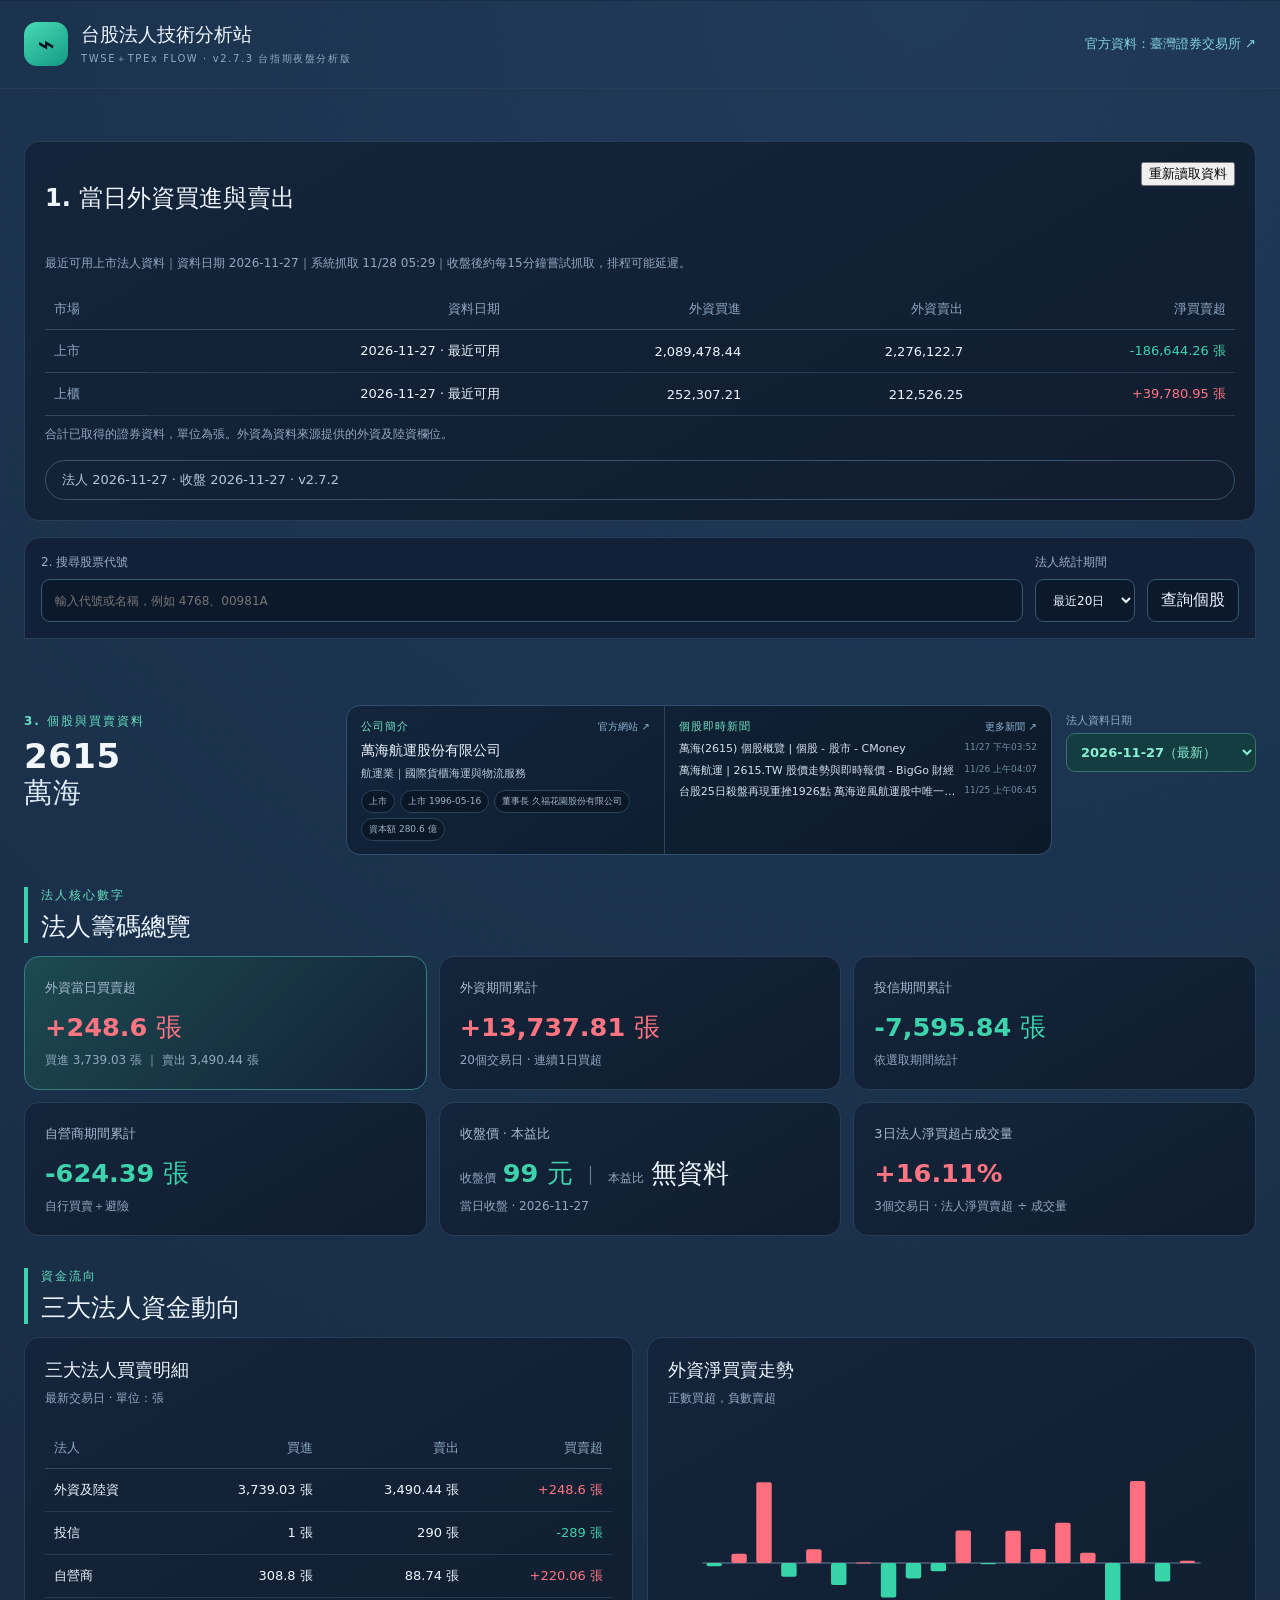
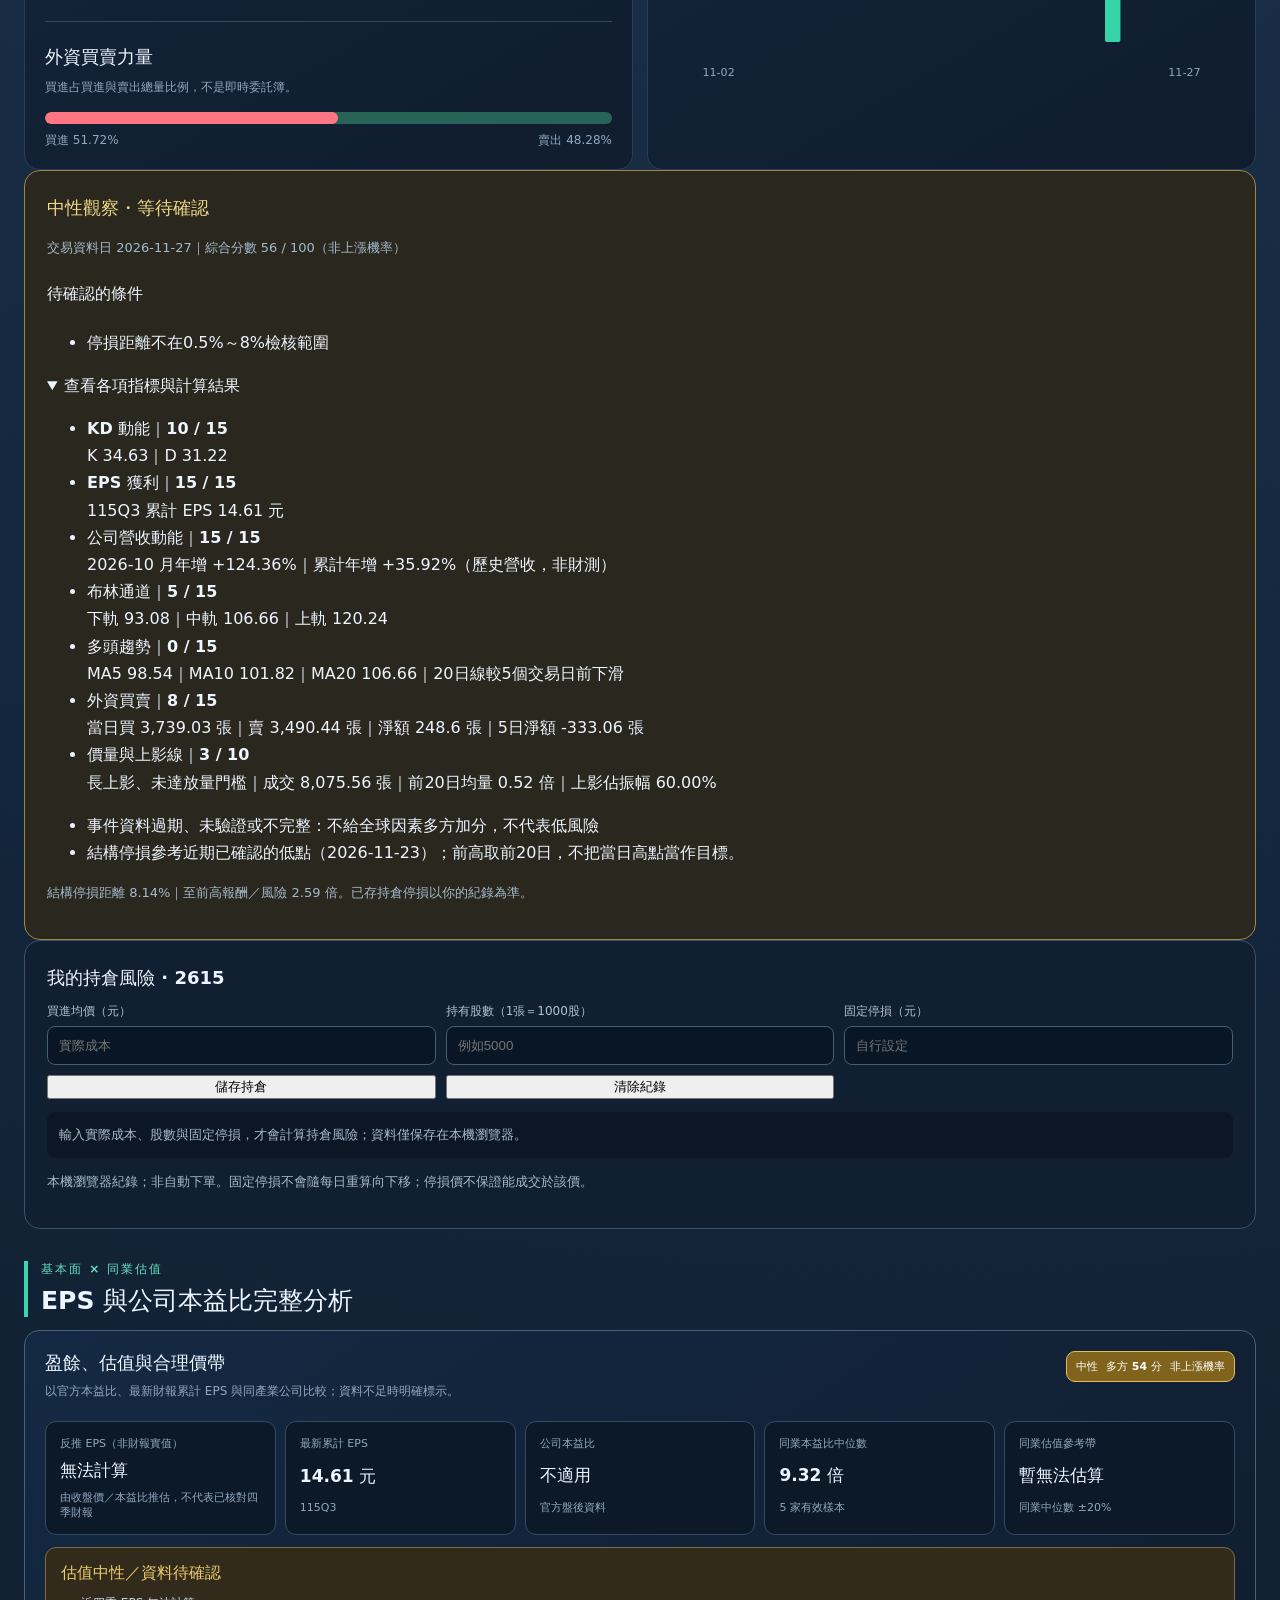
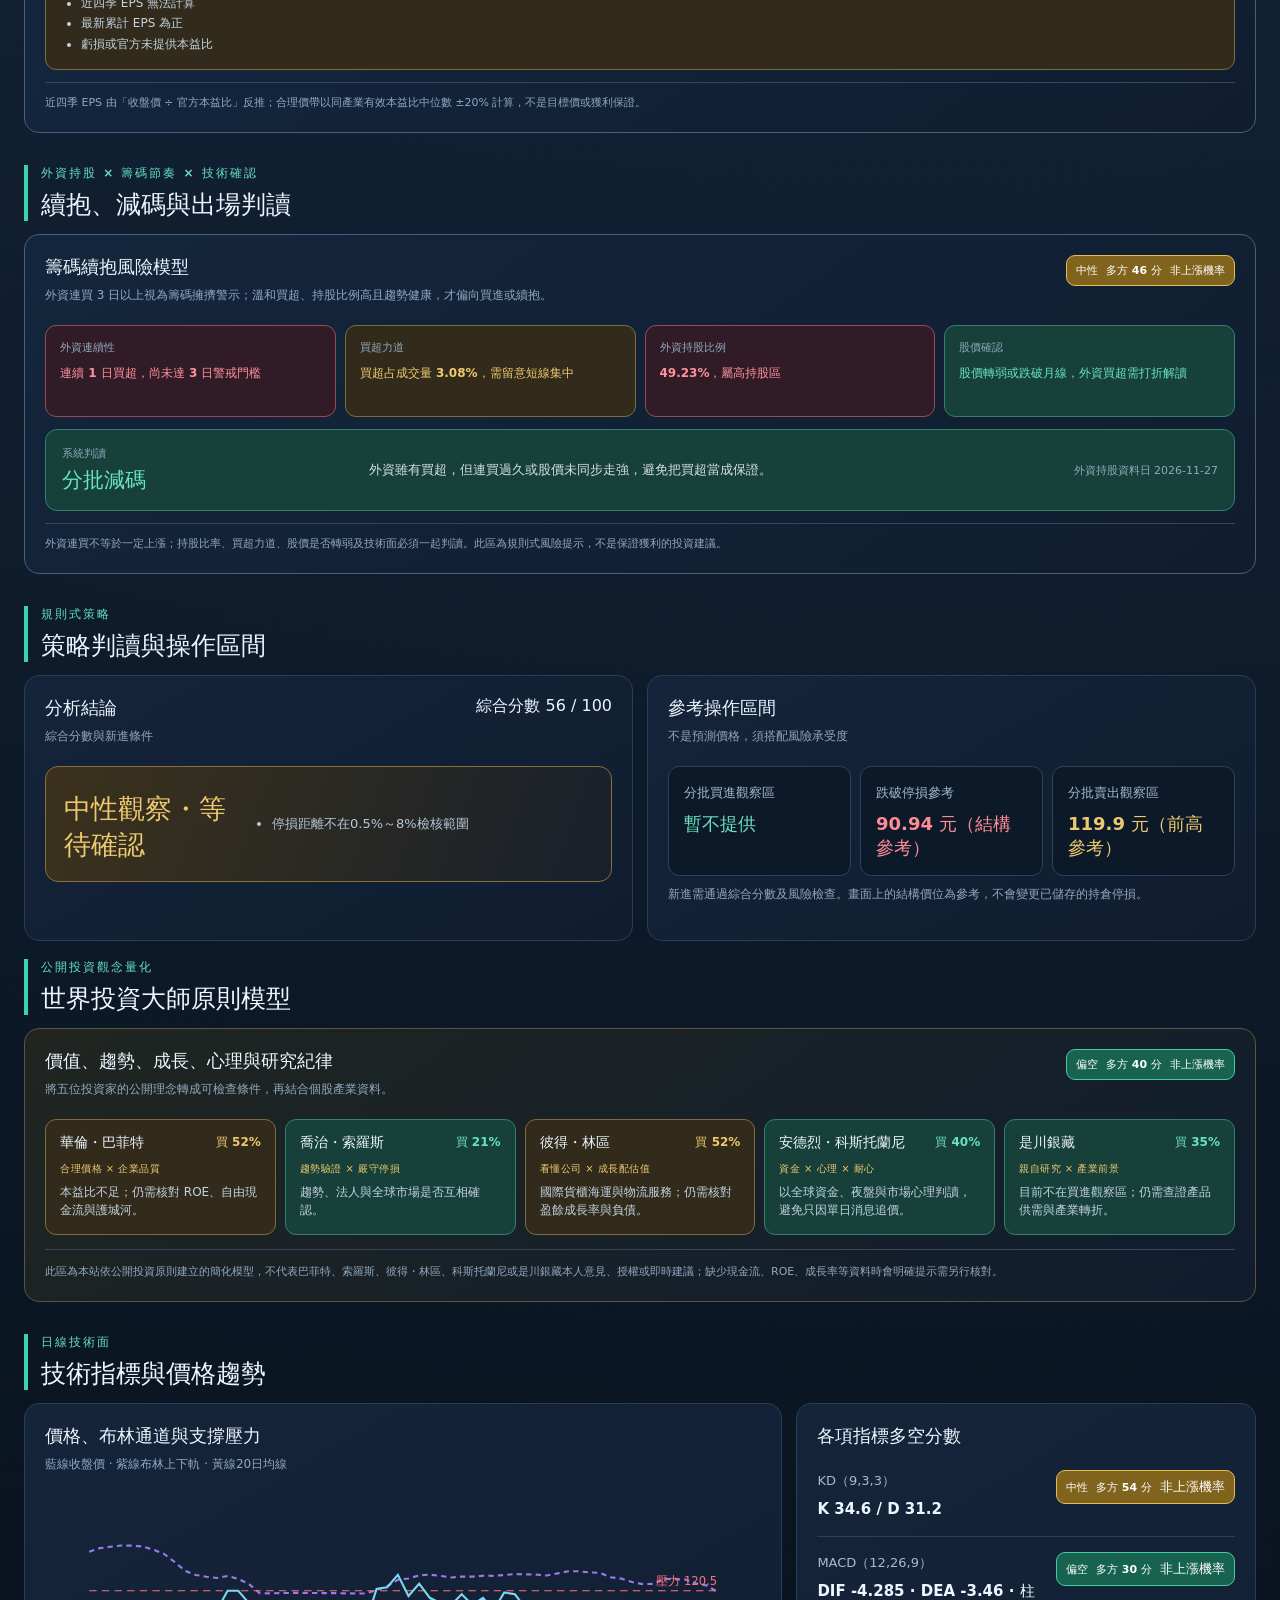
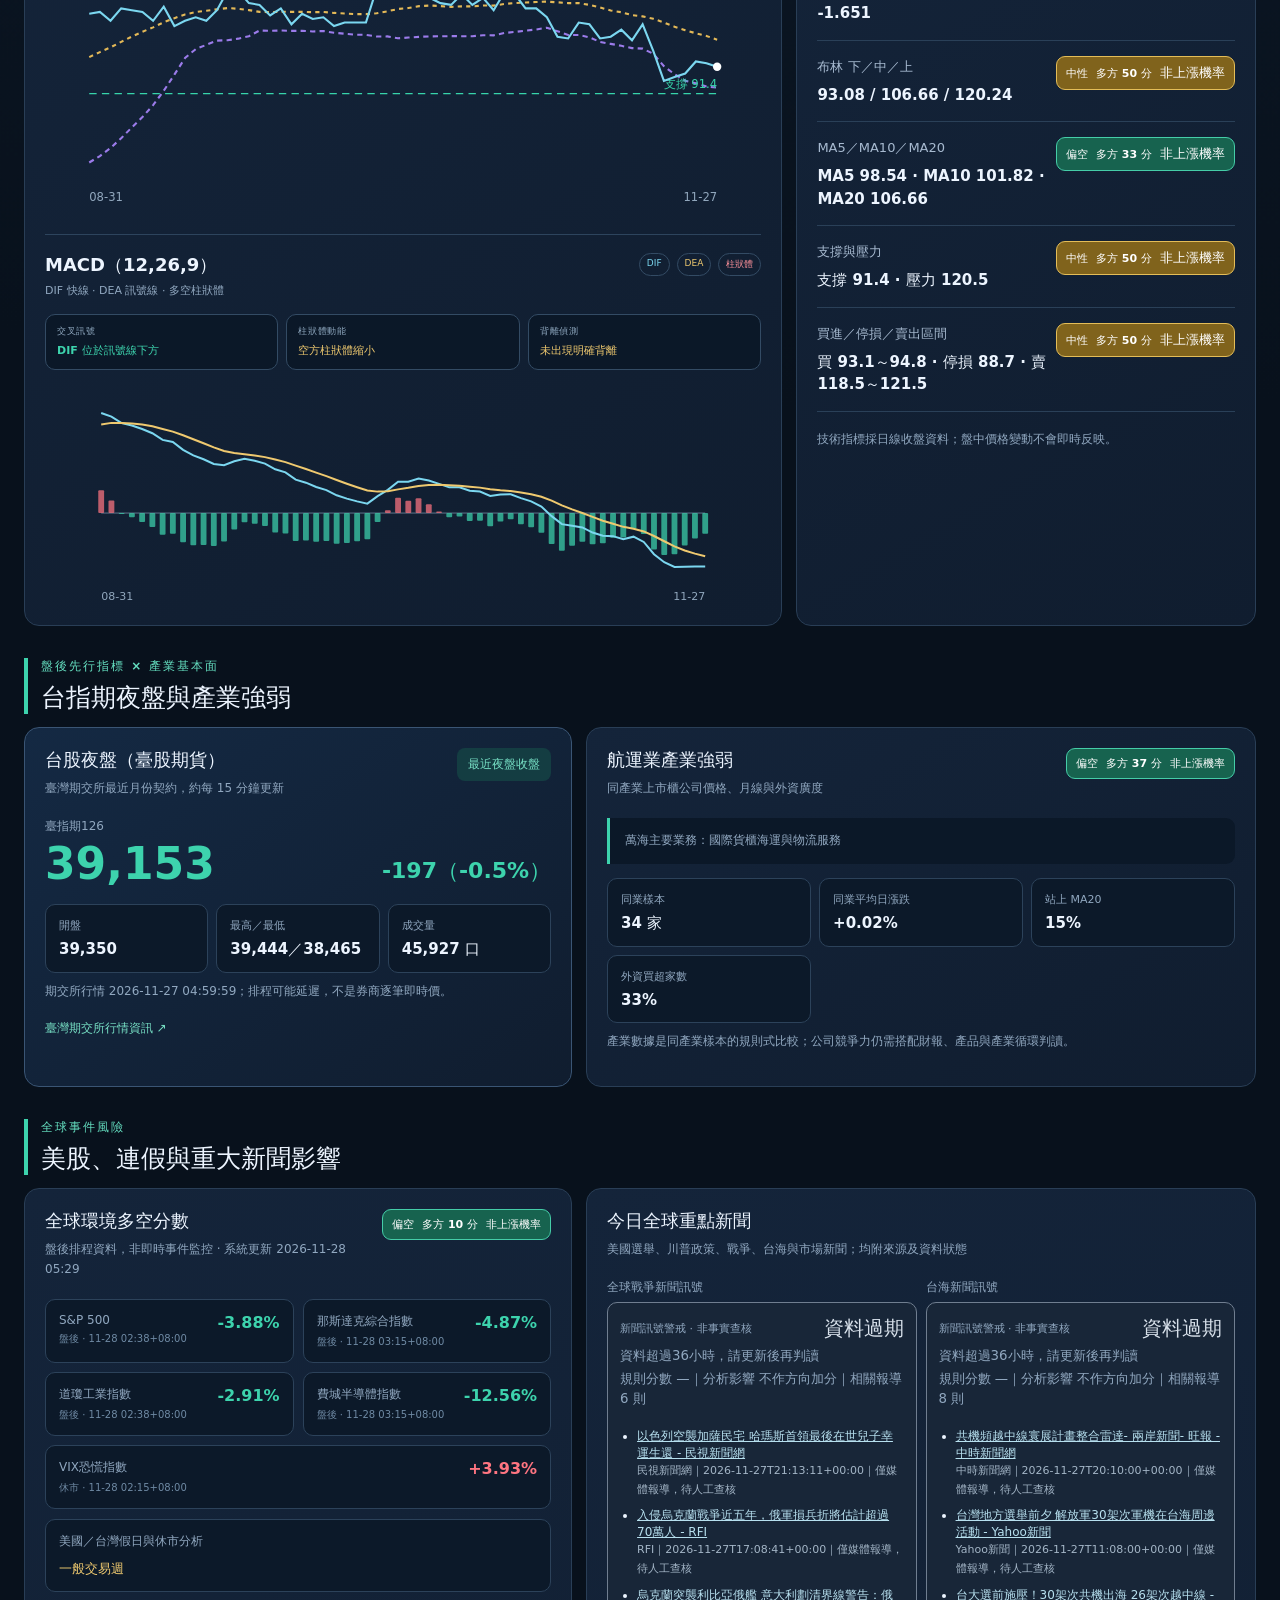
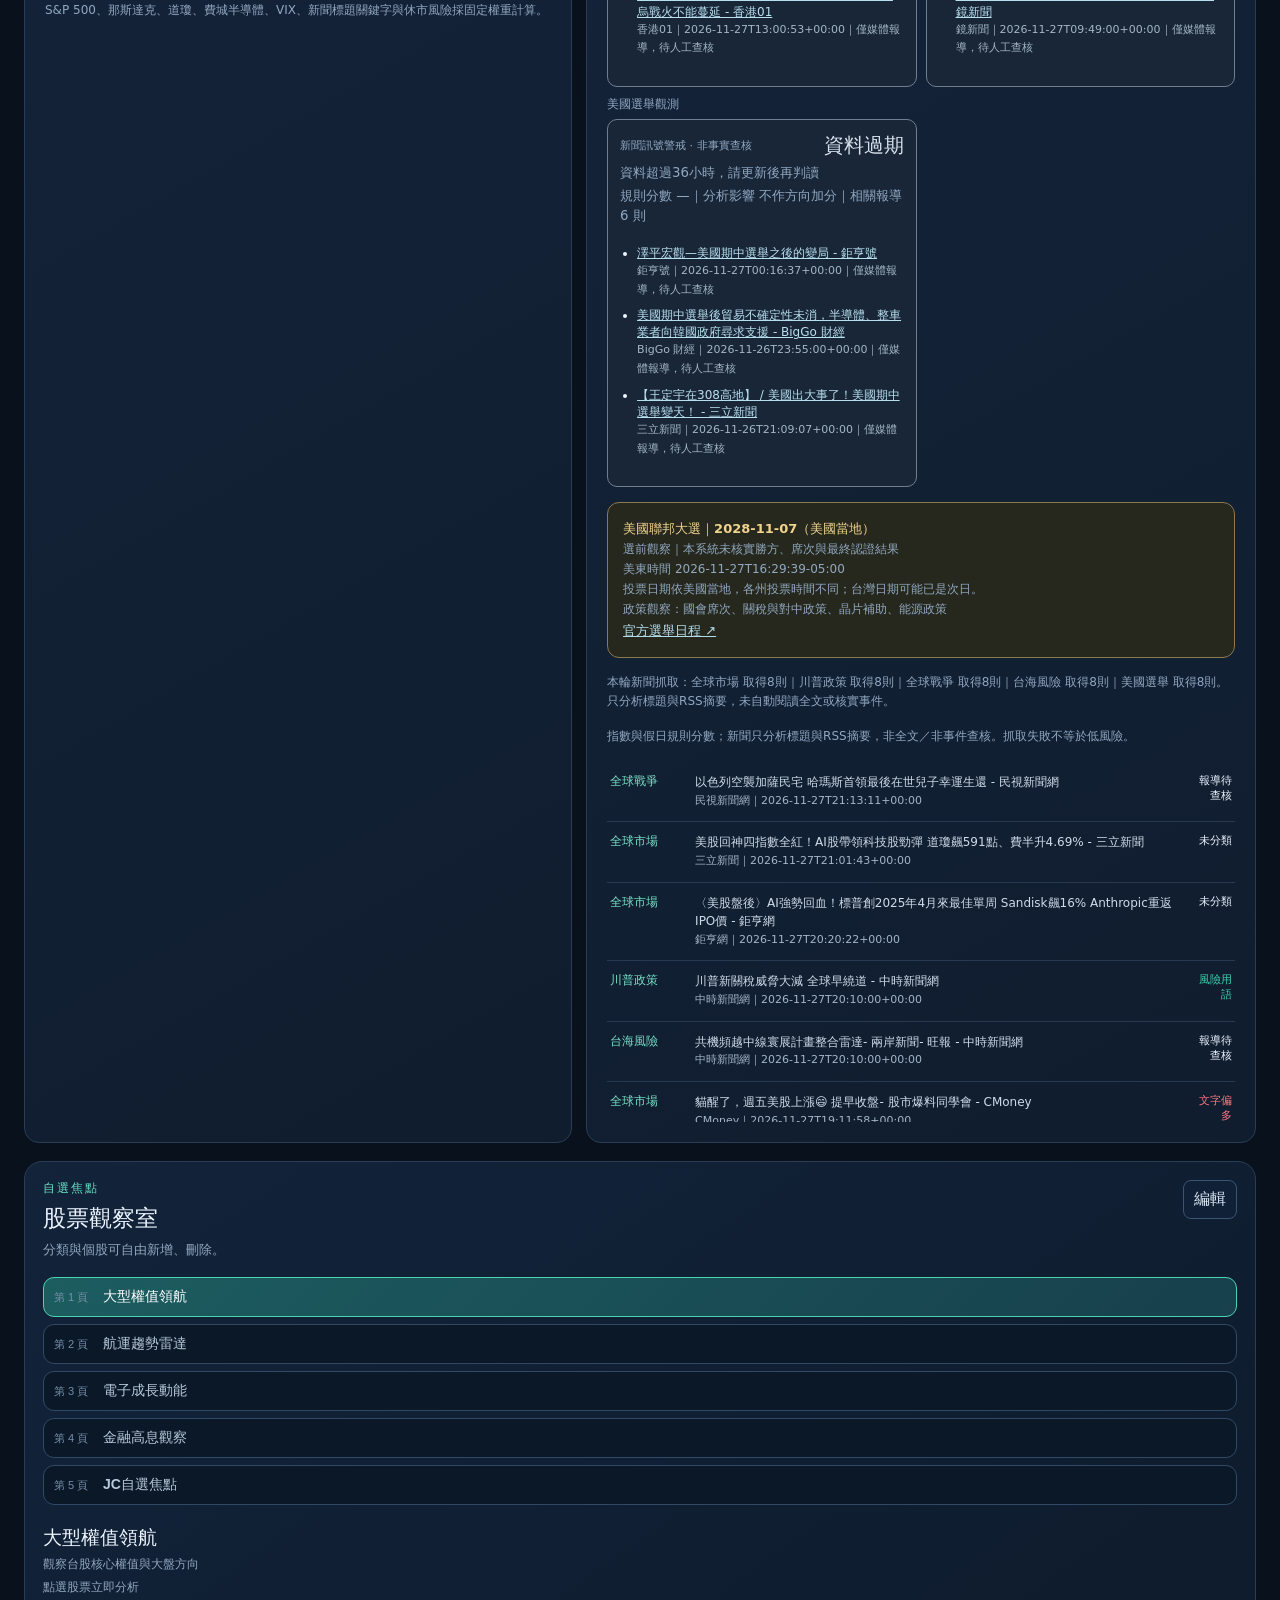
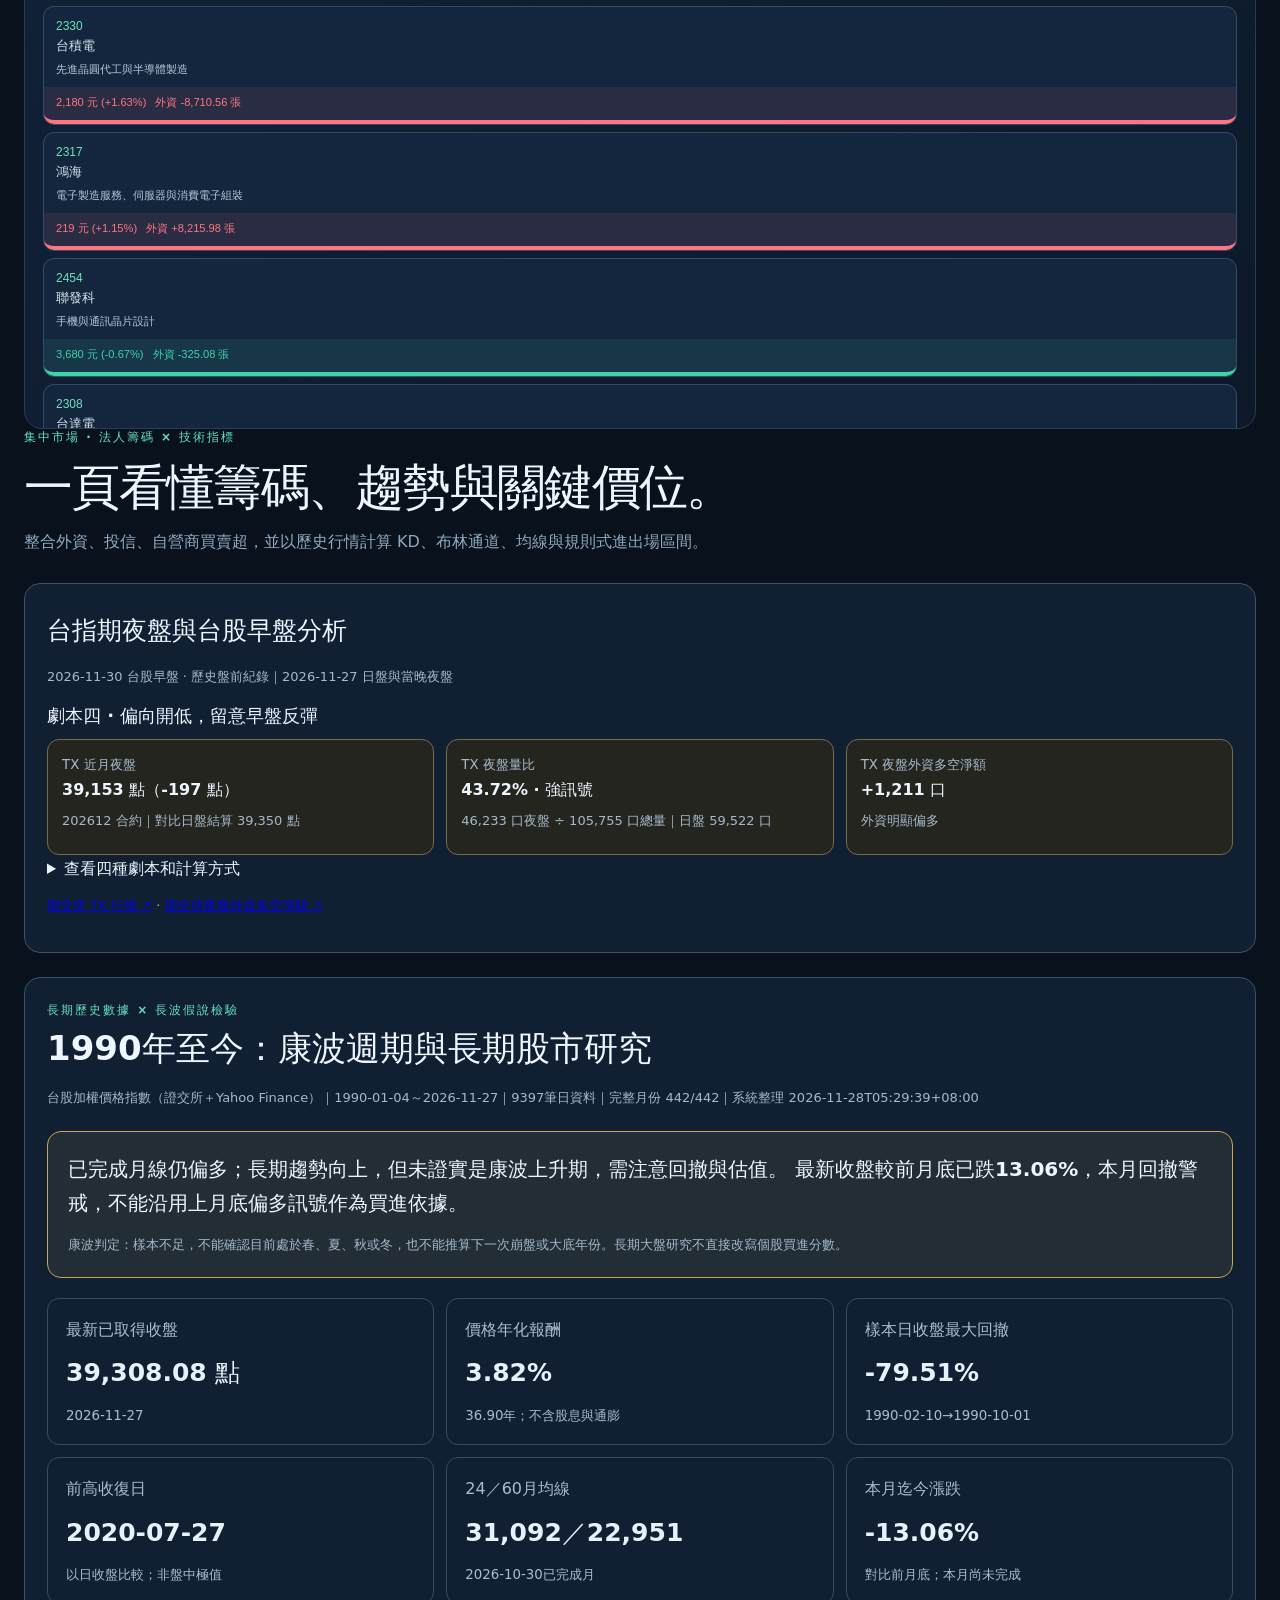
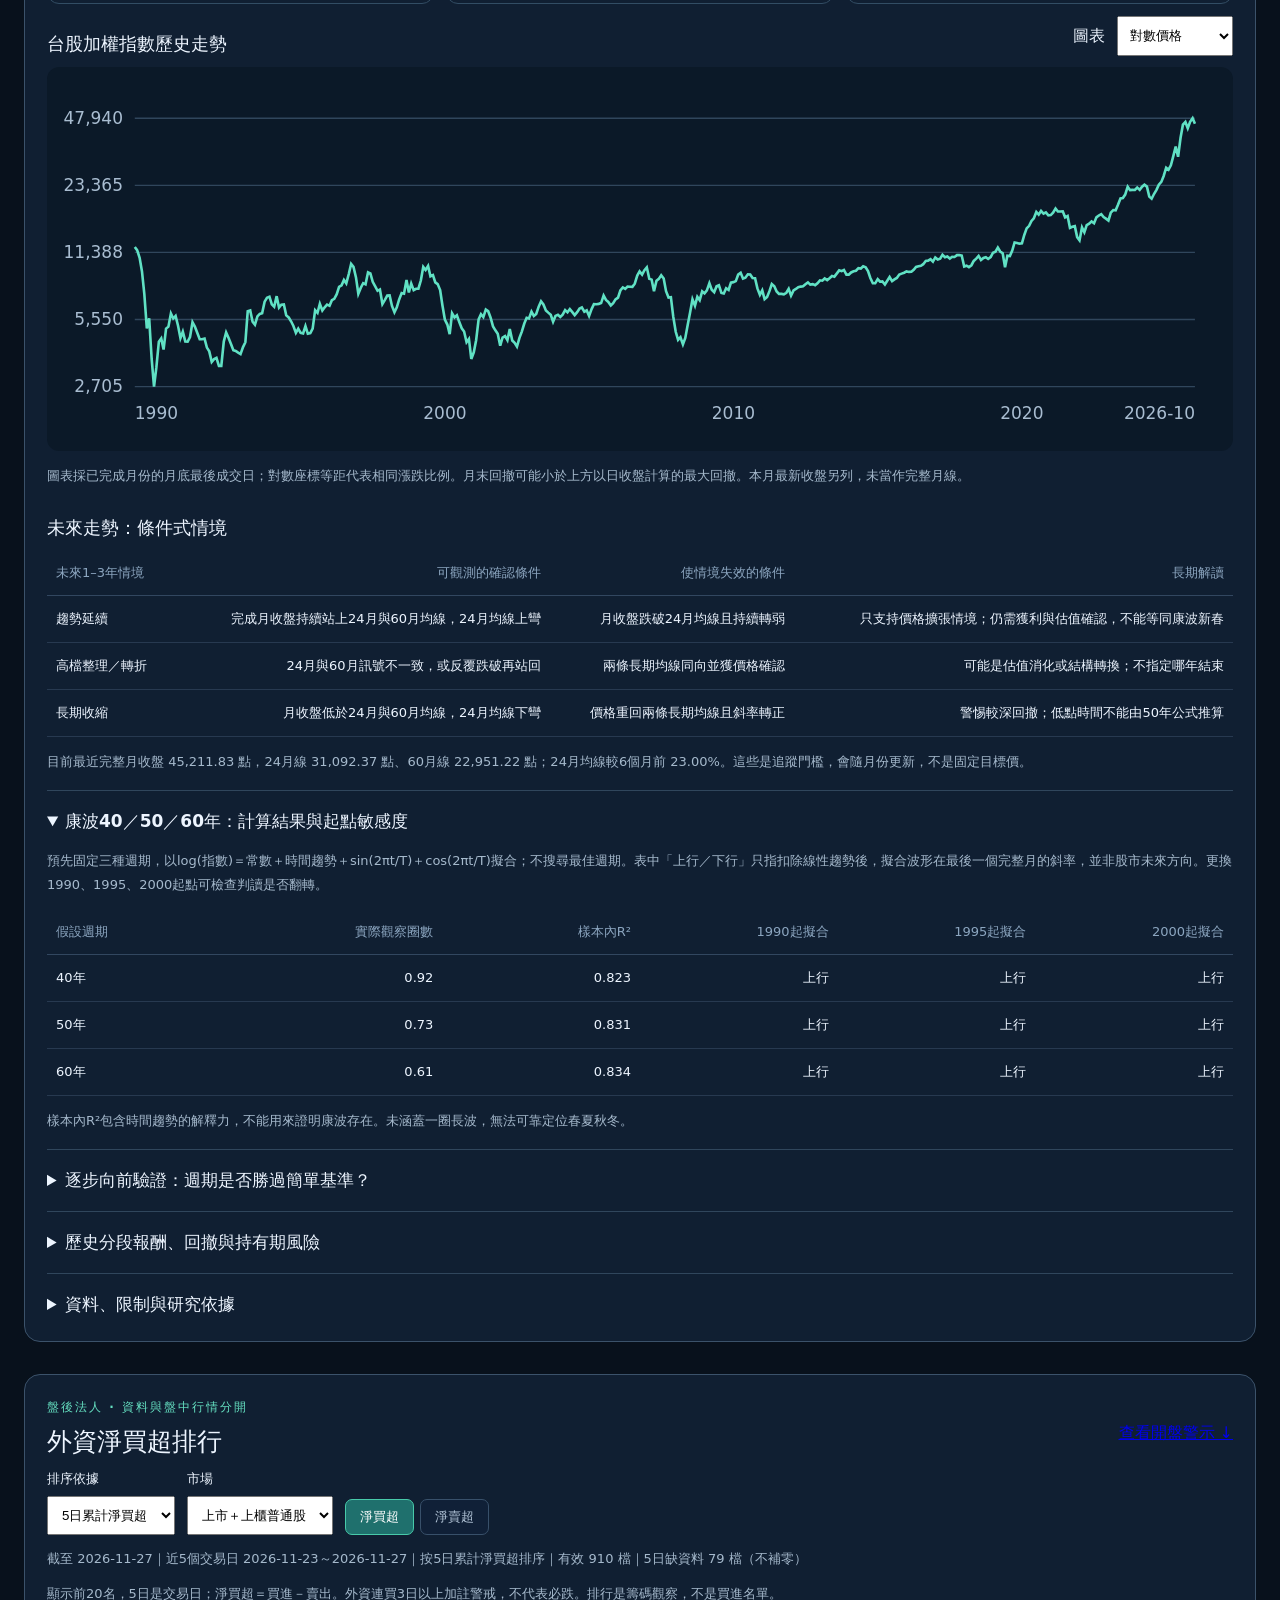
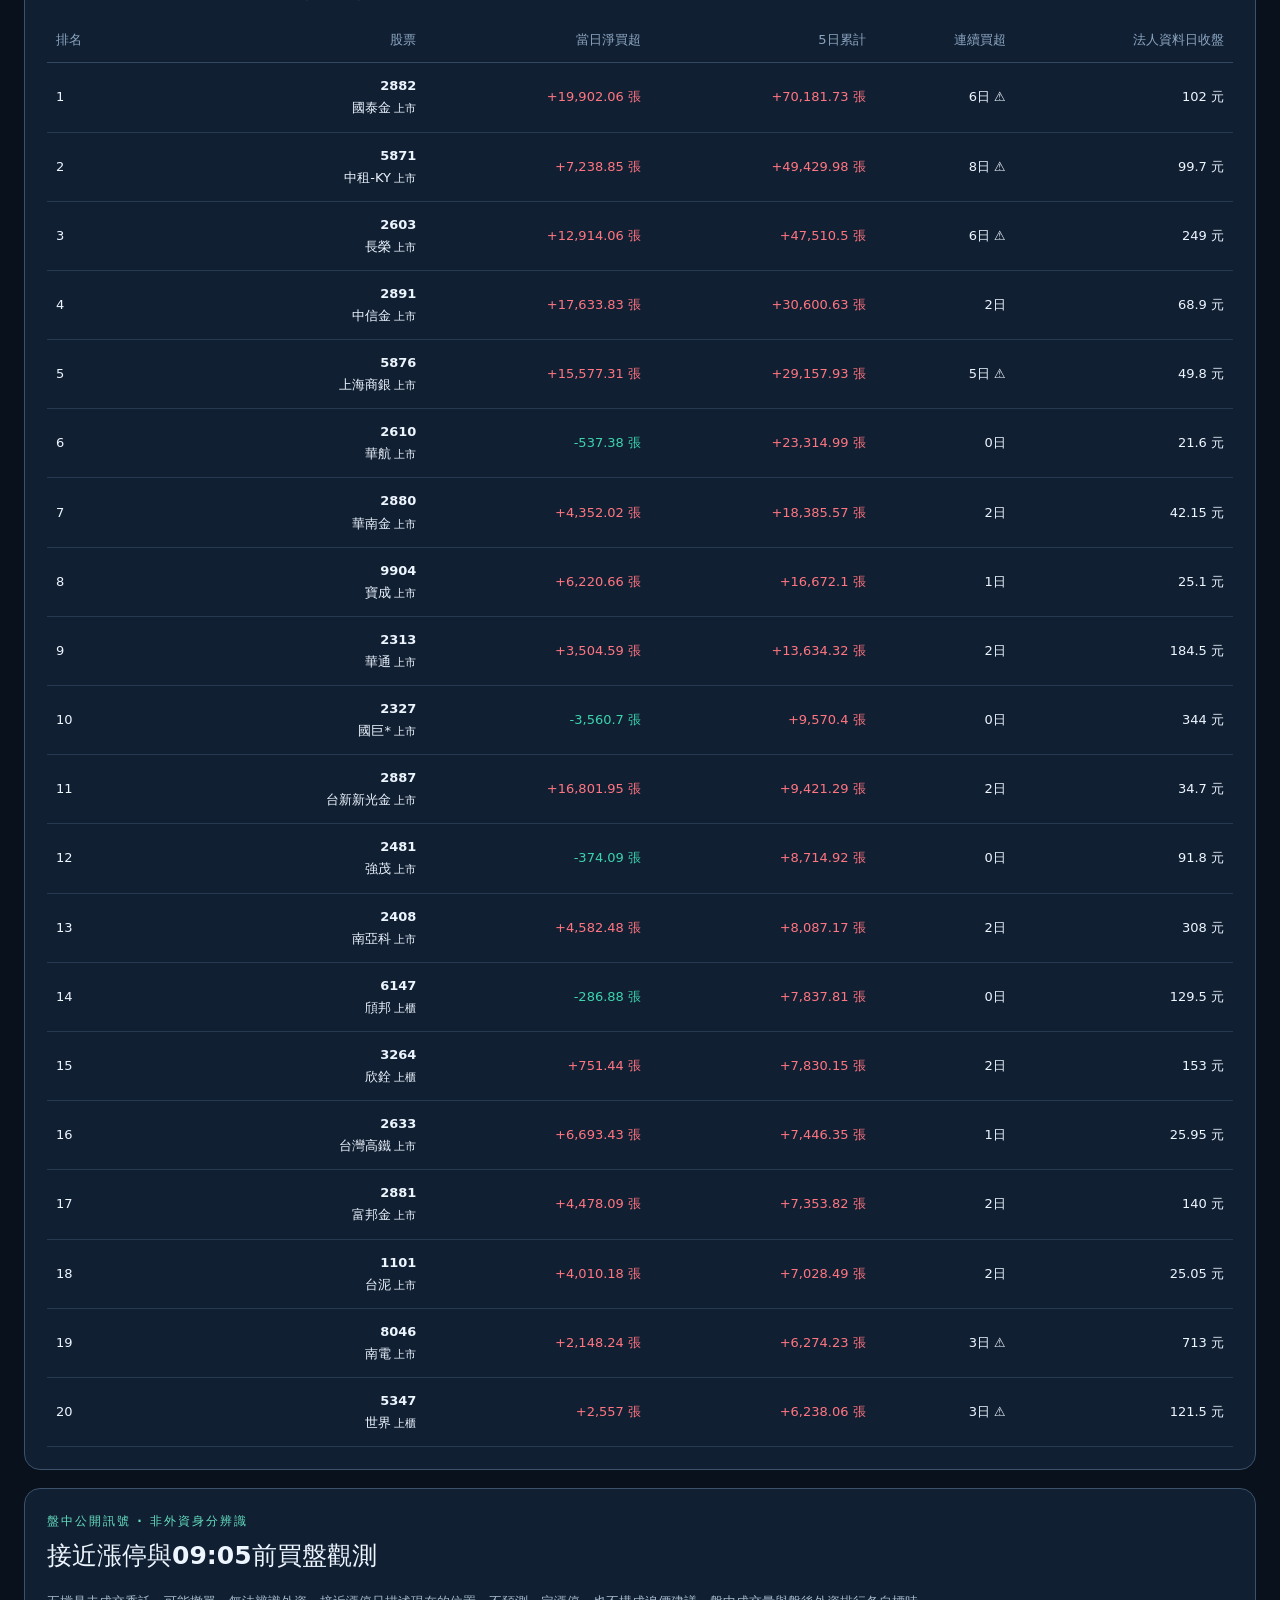
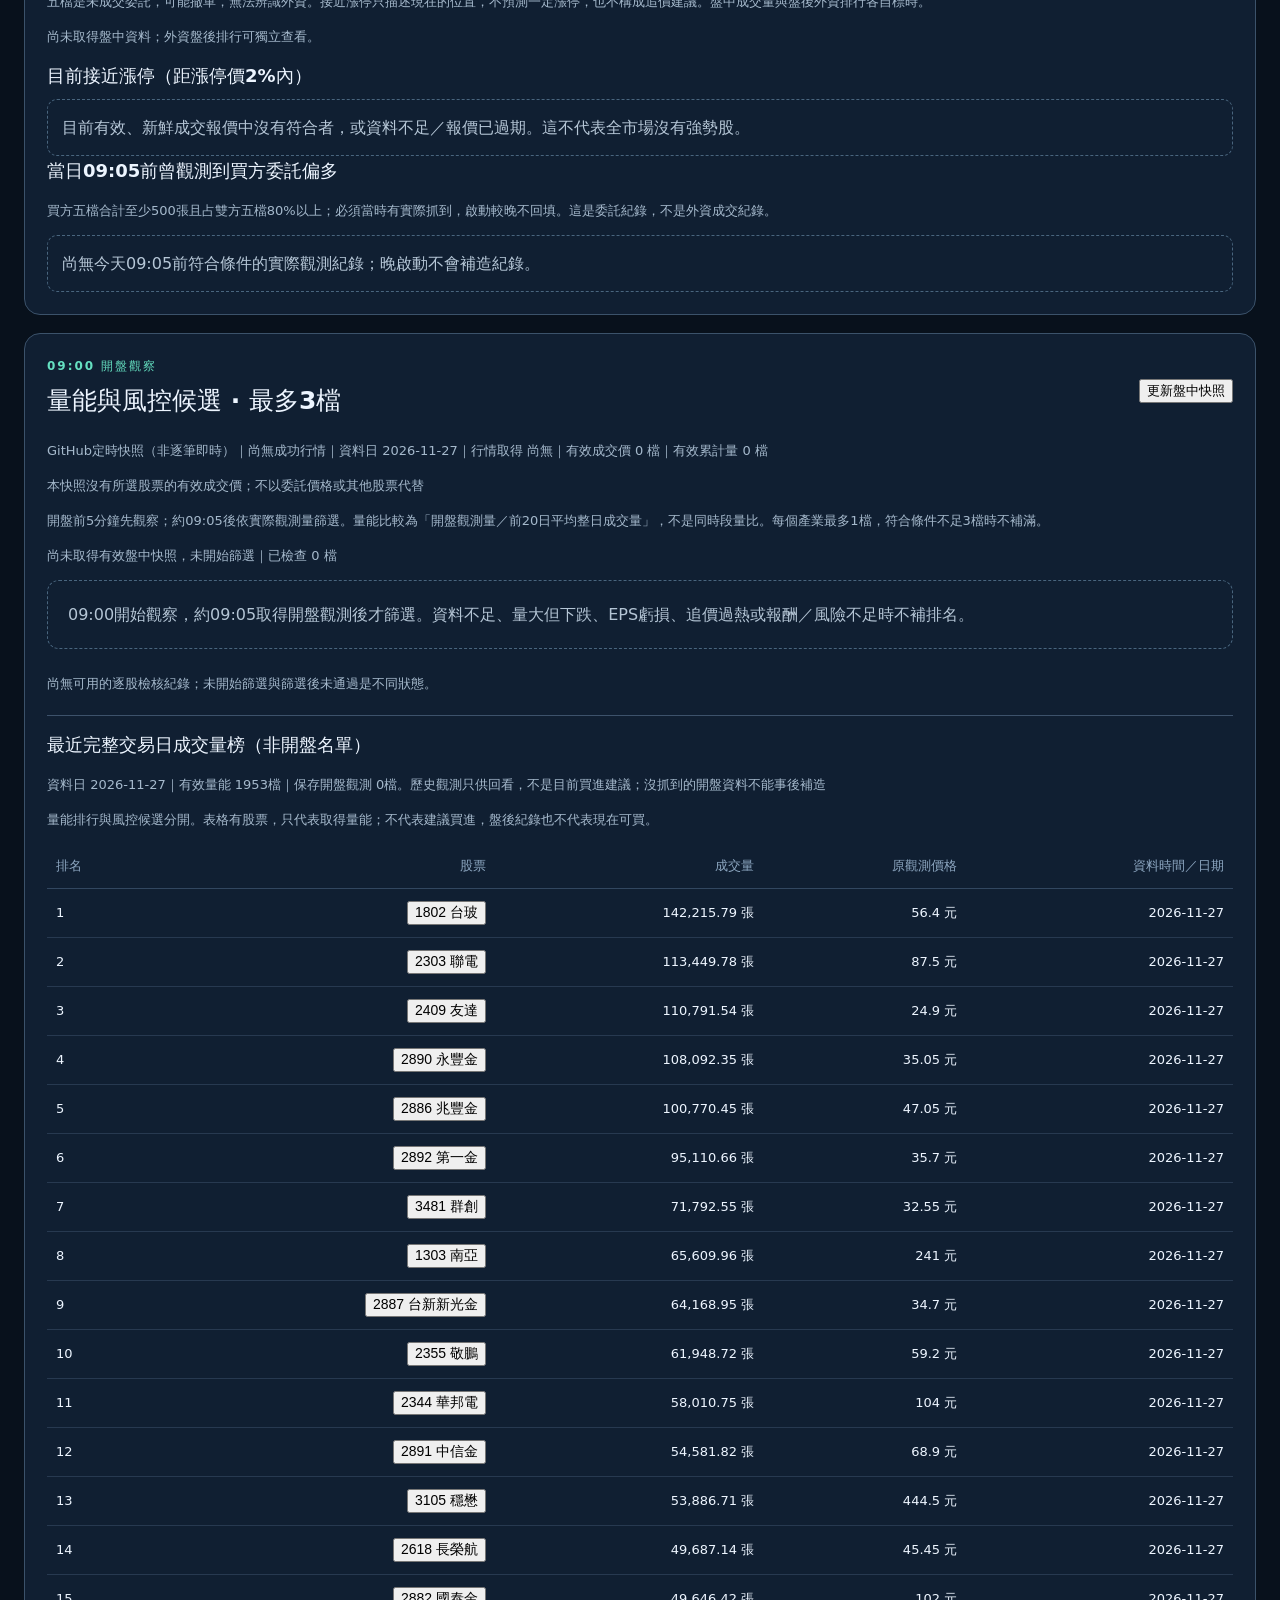
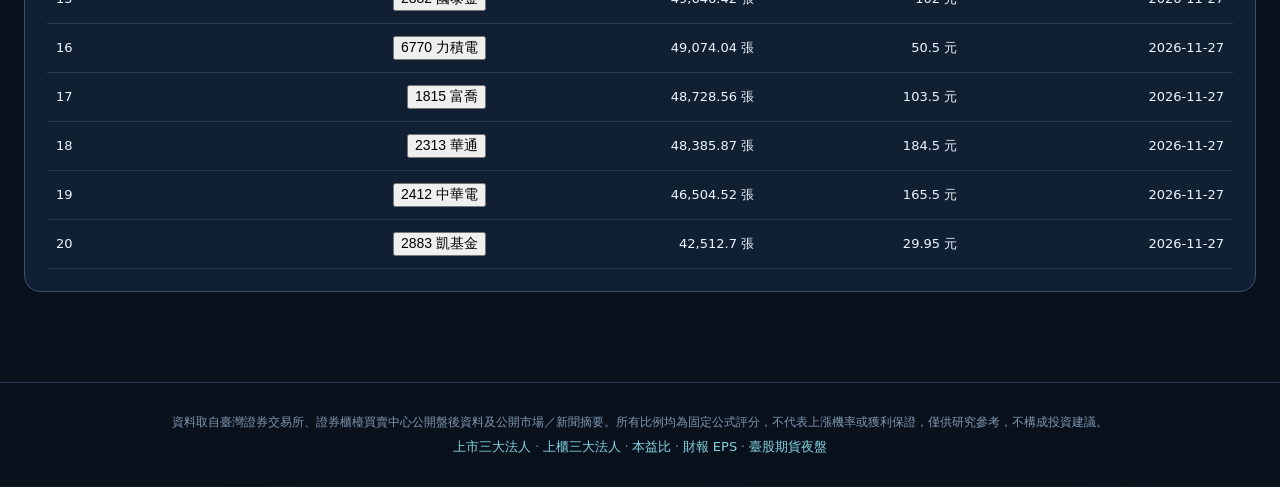
<file: index.html>
<!doctype html>
<html lang="zh-Hant">
<head>
  <meta charset="utf-8">
  <meta name="viewport" content="width=device-width,initial-scale=1">
  <meta name="theme-color" content="#09131f">
  <meta name="description" content="整合上市與上櫃三大法人、KD、布林通道、均線與支撐壓力的台股研究工具。">
  <link rel="icon" type="image/svg+xml" href="data:image/svg+xml,%3Csvg xmlns='http://www.w3.org/2000/svg' viewBox='0 0 64 64'%3E%3Crect width='64' height='64' rx='14' fill='%2312b89a'/%3E%3Cpath d='M12 42l12-13 9 8 19-22v12L34 48l-10-9-12 13z' fill='white'/%3E%3C/svg%3E">
  <title>台股法人技術分析站</title>
  <link rel="stylesheet" href="style.css?v=2.7.0">
  <style>
    #stockSearchForm { margin-top: 16px; }
    @media (max-width: 900px) { .workspace { grid-template-areas: "analysis" "watch"; } }
    main > .workspace { grid-template-columns: minmax(0,1fr); grid-template-areas: "analysis" "watch"; }
    main > .workspace > .watchhub { position: static; }
    #foreignUpdate { margin-top: 16px; }
    #foreignUpdate .panelhead { flex-wrap: wrap; gap: 8px; }
  </style>
</head>
<body>
<header class="top">
  <div class="brand"><span class="mark">⌁</span><div><strong>台股法人技術分析站</strong><small>TWSE＋TPEx FLOW · v2.7.3 台指期夜盤分析版</small></div></div>
  <a href="https://www.twse.com.tw/" target="_blank" rel="noopener">官方資料：臺灣證券交易所 ↗</a>
</header>
<main>
  <section class="panel" id="foreignUpdate" aria-labelledby="foreignUpdateTitle">
    <div class="panelhead"><h2 id="foreignUpdateTitle">1. 當日外資買進與賣出</h2><button id="refresh" type="button">重新讀取資料</button></div>
    <p id="dataFreshness" class="hint" role="status" style="line-height:1.8;margin:12px 0">正在確認法人資料更新狀態…</p>
    <div class="scroll"><table><thead><tr><th scope="col">市場</th><th scope="col">資料日期</th><th scope="col">外資買進</th><th scope="col">外資賣出</th><th scope="col">淨買賣超</th></tr></thead><tbody id="foreignMarketTotals"><tr><td colspan="5">資料載入中…</td></tr></tbody></table></div>
    <p class="hint">合計已取得的證券資料，單位為張。外資為資料來源提供的外資及陸資欄位。</p>
    <div class="stamp" id="stamp">讀取資料中…</div>
  </section>
  <form class="toolbar" id="stockSearchForm">
    <label class="search"><span>2. 搜尋股票代號</span><input id="search" inputmode="search" placeholder="輸入代號或名稱，例如 4768、00981A" autocomplete="off" autocapitalize="characters"></label>
    <label>法人統計期間<select id="period"><option value="5">最近5日</option><option value="10">最近10日</option><option value="20" selected>最近20日</option></select></label>
    <button type="submit">查詢個股</button>
  </form>
  <div class="workspace">
    <div class="analysiscol">
      <div id="status" role="status"></div>

      <section class="grid" id="content" hidden>
    <div class="heading stockheading">
      <div class="stockidentity"><div class="eyebrow">3. 個股與買賣資料</div><h2 id="title">—</h2></div>
      <section class="stockquick" aria-label="個股公司資訊與即時新聞">
        <div class="quickcompany">
          <div class="quicktitle"><span>公司簡介</span><a id="companyWebsite" target="_blank" rel="noopener">官方網站 ↗</a></div>
          <strong id="companyFullName">公司資料讀取中…</strong>
          <p id="companySummary">—</p>
          <div id="companyFacts" class="companyfacts"></div>
        </div>
        <div class="quicknews">
          <div class="quicktitle"><span>個股即時新聞</span><a id="stockNewsSearch" target="_blank" rel="noopener">更多新聞 ↗</a></div>
          <ul id="stockNews" class="stocknews"><li>新聞讀取中…</li></ul>
        </div>
      </section>
      <label class="datechooser">法人資料日期<select id="institutionDate" aria-label="選擇法人資料日期"></select><span id="dateBadge" hidden></span></label>
    </div>
    <div class="sectiontitle blocktitle"><div class="eyebrow">法人核心數字</div><h2>法人籌碼總覽</h2></div>

    <div class="metrics six">
      <article class="card accent"><span>外資當日買賣超</span><strong id="foreignToday">—</strong><div id="foreignSub" class="sub"></div></article>
      <article class="card"><span>外資期間累計</span><strong id="foreignPeriod">—</strong><div id="foreignStreak" class="sub"></div></article>
      <article class="card"><span>投信期間累計</span><strong id="trustPeriod">—</strong><div class="sub">依選取期間統計</div></article>
      <article class="card"><span>自營商期間累計</span><strong id="dealerPeriod">—</strong><div class="sub">自行買賣＋避險</div></article>
      <article class="card"><span>收盤價 · 本益比</span><strong id="closePe" class="closepe">—</strong><div id="closePeDate" class="sub">正在確認當日收盤</div></article>
      <article class="card"><span>3日法人淨買超占成交量</span><strong id="largeHolder3d">—</strong><div id="largeHolder3dSub" class="sub">三大法人籌碼推估，非集保實際持股</div></article>
    </div>

    <div class="sectiontitle blocktitle"><div class="eyebrow">資金流向</div><h2>三大法人資金動向</h2></div>
    <div class="columns nomargin">
      <article class="panel">
        <div class="panelhead"><div><h3>三大法人買賣明細</h3><p>最新交易日 · 單位：張</p></div></div>
        <div class="scroll"><table><thead><tr><th>法人</th><th>買進</th><th>賣出</th><th>買賣超</th></tr></thead><tbody id="details"></tbody></table></div>
        <div class="divider"></div><h3>外資買賣力量</h3><p class="hint">買進占買進與賣出總量比例，不是即時委託簿。</p>
        <div class="gauge"><div id="gaugeFill"></div></div><div id="gaugeText" class="gaugelegend"></div>
      </article>
      <article class="panel"><div class="panelhead"><div><h3>外資淨買賣走勢</h3><p>正數買超，負數賣超</p></div></div><div id="flowChart" class="chart"></div></article>
    </div>

    <section id="riskGuard" class="risk-guard guard-stop"></section>
    <section class="position-panel"><h3>我的持倉風險 · <span id="positionCode"></span></h3><div class="position-inputs"><label>買進均價（元）<input id="positionCost" type="number" min="0.01" step="0.01" placeholder="實際成本"></label><label>持有股數（1張＝1000股）<input id="positionShares" type="number" min="1" step="1" placeholder="例如5000"></label><label>固定停損（元）<input id="positionStop" type="number" min="0.01" step="0.01" placeholder="自行設定"></label><button type="button" id="positionSave">儲存持倉</button><button type="button" id="positionClear">清除紀錄</button></div><p id="positionResult" class="position-result"></p><p>本機瀏覽器紀錄；非自動下單。固定停損不會隨每日重算向下移；停損價不保證能成交於該價。</p></section>
    <div class="sectiontitle blocktitle"><div class="eyebrow">基本面 × 同業估值</div><h2>EPS 與公司本益比完整分析</h2></div>
    <article class="panel fundamentalpanel">
      <div class="panelhead"><div><h3>盈餘、估值與合理價帶</h3><p>以官方本益比、最新財報累計 EPS 與同產業公司比較；資料不足時明確標示。</p></div><div id="fundamentalRatio"></div></div>
      <div id="fundamentalStats" class="fundamentalstats"></div>
      <div id="fundamentalConclusion" class="fundamentalconclusion neutral"></div>
      <p class="fundamentalnote">近四季 EPS 由「收盤價 ÷ 官方本益比」反推；合理價帶以同產業有效本益比中位數 ±20% 計算，不是目標價或獲利保證。</p>
    </article>

    <div class="sectiontitle blocktitle"><div class="eyebrow">外資持股 × 籌碼節奏 × 技術確認</div><h2>續抱、減碼與出場判讀</h2></div>
    <article class="panel holdingpanel">
      <div class="panelhead"><div><h3>籌碼續抱風險模型</h3><p>外資連買 3 日以上視為籌碼擁擠警示；溫和買超、持股比例高且趨勢健康，才偏向買進或續抱。</p></div><div id="holdingRatio"></div></div>
      <div id="holdingFactors" class="advisorfactors holdingfactors"></div>
      <div id="holdingConclusion" class="holdingconclusion neutral"></div>
      <p class="modeldisclaimer">外資連買不等於一定上漲；持股比率、買超力道、股價是否轉弱及技術面必須一起判讀。此區為規則式風險提示，不是保證獲利的投資建議。</p>
    </article>

    <div class="sectiontitle blocktitle"><div class="eyebrow">規則式策略</div><h2>策略判讀與操作區間</h2></div>
    <div class="columns planrow nomargin">
      <article class="panel">
        <div class="panelhead"><div><h3>分析結論</h3><p>綜合分數與新進條件</p></div><div id="overallRatio"></div></div>
        <div id="tradePlan" class="signal neutral"></div>
      </article>
      <article class="panel">
        <div class="panelhead"><div><h3>參考操作區間</h3><p>不是預測價格，須搭配風險承受度</p></div></div>
        <div class="tradelevels">
          <div class="buy"><span>分批買進觀察區</span><strong id="buyZone">—</strong></div>
          <div class="stop"><span>跌破停損參考</span><strong id="stopPrice">—</strong></div>
          <div class="sell"><span>分批賣出觀察區</span><strong id="sellZone">—</strong></div>
        </div>
        <p class="hint" id="levelNote"></p>
      </article>
    </div>

    <div class="sectiontitle blocktitle modelneighbor"><div class="eyebrow">公開投資觀念量化</div><h2>世界投資大師原則模型</h2></div>
    <article class="panel masterpanel">
      <div class="panelhead"><div><h3>價值、趨勢、成長、心理與研究紀律</h3><p>將五位投資家的公開理念轉成可檢查條件，再結合個股產業資料。</p></div><div id="mastersRatio"></div></div>
      <div id="masterModels" class="mastergrid"></div>
      <p class="masterdisclaimer">此區為本站依公開投資原則建立的簡化模型，不代表巴菲特、索羅斯、彼得・林區、科斯托蘭尼或是川銀藏本人意見、授權或即時建議；缺少現金流、ROE、成長率等資料時會明確提示需另行核對。</p>
    </article>

    <div class="sectiontitle blocktitle"><div class="eyebrow">日線技術面</div><h2>技術指標與價格趨勢</h2></div>
    <div class="columns techrow nomargin">
      <article class="panel wide">
        <div class="panelhead"><div><h3>價格、布林通道與支撐壓力</h3><p>藍線收盤價 · 紫線布林上下軌 · 黃線20日均線</p></div></div>
        <div id="techChart" class="chart tech"></div>
        <div class="macdsection">
          <div class="macdhead"><div><h3>MACD（12,26,9）</h3><p>DIF 快線 · DEA 訊號線 · 多空柱狀體</p></div><div class="macdlegend"><span class="dif">DIF</span><span class="dea">DEA</span><span class="hist">柱狀體</span></div></div>
          <div id="macdSignals" class="macdsignals"></div>
          <div id="macdChart" class="chart macd"></div>
        </div>
      </article>
      <article class="panel indicators">
        <h3>各項指標多空分數</h3>
        <div class="indicatoritem"><span>KD（9,3,3）</span><span id="kdRatio"></span><strong id="kd">—</strong></div>
        <div class="indicatoritem"><span>MACD（12,26,9）</span><span id="macdRatio"></span><strong id="macdValue">—</strong></div>
        <div class="indicatoritem"><span>布林 下／中／上</span><span id="bollRatio"></span><strong id="boll">—</strong></div>
        <div class="indicatoritem"><span>MA5／MA10／MA20</span><span id="maRatio"></span><strong id="ma">—</strong></div>
        <div class="indicatoritem"><span>支撐與壓力</span><span id="levelRatio"></span><strong id="levelValue">—</strong></div>
        <div class="indicatoritem"><span>買進／停損／賣出區間</span><span id="tradeRatio"></span><strong id="tradeValue">—</strong></div>
        <p>技術指標採日線收盤資料；盤中價格變動不會即時反映。</p>
      </article>
    </div>

    <div class="sectiontitle blocktitle"><div class="eyebrow">盤後先行指標 × 產業基本面</div><h2>台指期夜盤與產業強弱</h2></div>
    <div class="columns nightrow nomargin">
      <article class="panel nightpanel">
        <div class="panelhead"><div><h3>台股夜盤（臺股期貨）</h3><p>臺灣期交所最近月份契約，約每 15 分鐘更新</p></div><span id="nightStatus" class="pill">讀取中</span></div>
        <div class="nightquote"><div><span id="nightContract">近月臺股期貨</span><strong id="nightPrice">—</strong></div><strong id="nightChange">—</strong></div>
        <div class="nightstats"><div><span>開盤</span><b id="nightOpen">—</b></div><div><span>最高／最低</span><b id="nightRange">—</b></div><div><span>成交量</span><b id="nightVolume">—</b></div></div>
        <p class="hint" id="nightUpdated">尚未取得夜盤快照。</p>
        <a class="sourceanchor" href="https://mis.taifex.com.tw/futures/RegularSession/EquityIndices/FuturesDomestic/" target="_blank" rel="noopener">臺灣期交所行情資訊 ↗</a>
      </article>
      <article class="panel industrypanel">
        <div class="panelhead"><div><h3 id="industryName">產業強弱分析</h3><p>同產業上市櫃公司價格、月線與外資廣度</p></div><div id="industryRatio"></div></div>
        <p id="industryBusiness" class="industrybusiness">公司業務資料讀取中…</p>
        <div id="industryStats" class="industrystats"></div>
        <p class="hint">產業數據是同產業樣本的規則式比較；公司競爭力仍需搭配財報、產品與產業循環判讀。</p>
      </article>
    </div>

    <div class="sectiontitle blocktitle"><div class="eyebrow">全球事件風險</div><h2>美股、連假與重大新聞影響</h2></div>
    <div class="columns globalrow nomargin">
      <article class="panel">
        <div class="panelhead"><div><h3>全球環境多空分數</h3><p id="globalStamp">讀取中…</p></div><div id="globalRatio"></div></div>
        <div id="globalIndicators" class="globalindicators"></div>
        <div class="holiday"><span>美國／台灣假日與休市分析</span><strong id="holidayFactor">—</strong></div>
        <p class="hint">S&amp;P 500、那斯達克、道瓊、費城半導體、VIX、新聞標題關鍵字與休市風險採固定權重計算。</p>
      </article>
      <article class="panel">
        <div class="panelhead"><div><h3>今日全球重點新聞</h3><p>美國選舉、川普政策、戰爭、台海與市場新聞；均附來源及資料狀態</p></div></div>
        <div class="riskgrid"><div><h4>全球戰爭新聞訊號</h4><div id="warRisk" class="riskcard"></div></div><div><h4>台海新聞訊號</h4><div id="straitRisk" class="riskcard"></div></div><div><h4>美國選舉觀測</h4><div id="electionRisk" class="riskcard"></div></div></div><section id="electionCalendar" class="election-calendar"></section><p id="newsCoverage" class="hint" role="status"></p><p id="newsMethod" class="hint"></p>
        <ul id="newsList" class="newslist"></ul>
      </article>
    </div>

      </section>
    </div>
    <aside class="watchhub" id="watchHub">
      <div class="watchtop">
        <div class="sectiontitle"><div class="eyebrow">自選焦點</div><h2>股票觀察室</h2><p>分類與個股可自由新增、刪除。</p></div>
        <div class="watchactions"><button id="editWatch" type="button">編輯</button><button id="toggleWatch" type="button" aria-expanded="true" aria-controls="watchBody">收合</button></div>
      </div>
      <div class="watchbody" id="watchBody">
        <div id="watchPages" class="watchpages"></div>
        <div class="watchheading"><div><h3 id="watchTitle">我的自選股</h3><p id="watchSubtitle">讀取清單中…</p></div><span>點選股票立即分析</span></div>
        <div id="watchlist" class="watchlist"></div>
      </div>
    </aside>
  </div>
  <div class="hero">
    <div><div class="eyebrow">集中市場 · 法人籌碼 × 技術指標</div><h1>一頁看懂籌碼、趨勢與關鍵價位。</h1><p>整合外資、投信、自營商買賣超，並以歷史行情計算 KD、布林通道、均線與規則式進出場區間。</p></div>
  </div>
  <section class="opening-desk" id="taifexNight" aria-labelledby="taifexNightTitle">
    <h2 id="taifexNightTitle">台指期夜盤與台股早盤分析</h2>
    <p id="taifexNightStatus" role="status">正在確認期交所夜盤資料…</p>
    <h3 id="taifexNightScenario"></h3>
    <div id="taifexNightMetrics" class="signal-cards"></div>
    <details>
      <summary>查看四種劇本和計算方式</summary>
      <div class="scroll"><table><thead><tr><th scope="col">劇本</th><th scope="col">夜盤</th><th scope="col">外資淨額</th><th scope="col">台股早盤觀察</th></tr></thead>
        <tbody><tr><td>一</td><td>上漲</td><td>≥ +1,000口</td><td>偏向開高，觀察是否續漲</td></tr>
        <tr><td>二</td><td>上漲</td><td>負值</td><td>偏向開高，留意高開低走</td></tr>
        <tr><td>三</td><td>下跌</td><td>負值</td><td>偏向開低，留意跌勢延續</td></tr>
        <tr><td>四</td><td>下跌</td><td>≥ +1,000口</td><td>偏向開低，留意早盤反彈</td></tr></tbody></table></div>
      <p>量比＝夜盤成交量 ÷（夜盤成交量＋前一交易日日盤一般時段成交量）。成交量用大台 TX 各到期月份小計，價格方向用近月合約的夜盤最後成交價減同合約日盤結算價。</p>
      <p>量比低於30%為參考價值低，30%至40%為一般，超過40%為強訊號。外資採同一夜盤 TX 多方成交口數減空方成交口數，達 ±1,000 口標示明顯偏多或偏空。負值即符合劇本二或三的外資條件，未達千口時標示小幅偏空。夜盤平盤、外資為零或小幅偏多時不套用四種劇本。</p>
      <p>劇本為盤前觀察規則，實際開盤可能與夜盤方向不同，規則尚未回測。</p>
    </details>
    <p><a href="https://www.taifex.com.tw/cht/3/futDailyMarketReport?commodity_id=TX" target="_blank" rel="noopener">期交所 TX 行情 ↗</a> · <a href="https://www.taifex.com.tw/cht/3/futContractsDateAh" target="_blank" rel="noopener">期交所夜盤外資多空淨額 ↗</a></p>
  </section>
  <section class="opening-desk long-cycle" id="longCycle" aria-label="1990年至今康波與長期市場研究">
    <div class="eyebrow">長期歷史數據 × 長波假說檢驗</div><h2>1990年至今：康波週期與長期股市研究</h2>
    <p id="cycleStatus" role="status">正在載入長期歷史資料…</p>
    <div id="cycleConclusion" class="cycle-conclusion">先核對資料範圍，再判讀長期走勢。</div>
    <div id="cycleMetrics" class="cycle-metrics"></div>
    <div class="opening-title"><h3>台股加權指數歷史走勢</h3><label>圖表<select id="cycleChartMode"><option value="log">對數價格</option><option value="drawdown">月末收盤回撤</option></select></label></div>
    <div id="cycleChart" class="cycle-chart"></div><p>圖表採已完成月份的月底最後成交日；對數座標等距代表相同漲跌比例。月末回撤可能小於上方以日收盤計算的最大回撤。本月最新收盤另列，未當作完整月線。</p>
    <h3>未來走勢：條件式情境</h3><div id="cycleScenarios"></div>
    <details open><summary>康波40／50／60年：計算結果與起點敏感度</summary>
      <p>預先固定三種週期，以log(指數)＝常數＋時間趨勢＋sin(2πt/T)＋cos(2πt/T)擬合；不搜尋最佳週期。表中「上行／下行」只指扣除線性趨勢後，擬合波形在最後一個完整月的斜率，並非股市未來方向。更換1990、1995、2000起點可檢查判讀是否翻轉。</p>
      <div id="cycleHypotheses"></div><p>樣本內R²包含時間趨勢的解釋力，不能用來證明康波存在。未涵蓋一圈長波，無法可靠定位春夏秋冬。</p>
    </details>
    <details><summary>逐步向前驗證：週期是否勝過簡單基準？</summary>
      <p>先用180個已完成月訓練，向前預測12／36個月；每次只使用當時已知資料，測試起點按預測長度前進，不重疊。指標是平均絕對對數誤差×100，越小越好；並非勝率、策略報酬或標準百分比誤差。這只是固定週期假說的診斷，不能補足長波數量不足的限制。</p><div id="cycleBacktest"></div>
    </details>
    <details><summary>歷史分段報酬、回撤與持有期風險</summary>
      <div id="cycleHistory"></div><p>分段漲跌由前一年度最後收盤至該段末日計算；1990從資料首日開始。分段回撤只比較區段內高點，與全樣本回撤不同。</p>
      <div id="cycleWindows"></div><p>以上是所有歷史月末起算的重疊持有窗，P10／P90是歷史分位數；不等於未來80%信賴區間，也不是可實現的獲利承諾。</p>
    </details>
    <details><summary>資料、限制與研究依據</summary><p id="cycleSources"></p><ul id="cycleLimitations"></ul>
      <p>康波研究關注技術、投資、信貸與物價的數十年變動；不能直接等同單一股價指數的固定循環。本版完成台股價格層面的假說診斷；總體因果尚未驗證，不將AI等題材直接指定為第六波的起點。</p>
      <p><a href="https://www.twse.com.tw/zh/trading/historical/fmtqik.html" target="_blank" rel="noopener">證交所：每日市場成交資訊（1990起） ↗</a> · <a href="https://finance.yahoo.com/quote/%5ETWII/history/" target="_blank" rel="noopener">Yahoo Finance：TAIEX行情 ↗</a> · <a href="https://doi.org/10.1080/09538259.2023.2280803" target="_blank" rel="noopener">Hecht：長波實證重新檢驗 ↗</a> · <a href="https://arxiv.org/abs/2410.05285" target="_blank" rel="noopener">Modis：長波與量化可信度限制 ↗</a></p>
      <p>文獻對長波存在及其穩定性並無一致結論；即使某些長期總體序列呈現約50年週期，也不等於台股可據此預測轉折。</p>
    </details>
  </section>
  <section class="opening-desk foreign-rank" aria-label="外資淨買超排行">
    <div class="opening-title"><div><div class="eyebrow">盤後法人 · 資料與盤中行情分開</div><h2>外資淨買超排行</h2></div><a href="#earlySignals">查看開盤警示 ↓</a></div>
    <div class="rank-controls"><label>排序依據<select id="rankPeriod"><option value="1">當日淨買超</option><option value="5" selected>5日累計淨買超</option></select></label><label>市場<select id="rankMarket"><option value="all">上市＋上櫃普通股</option><option value="上市">上市</option><option value="上櫃">上櫃</option></select></label><div class="tabs"><button class="active" data-rank="buy">淨買超</button><button data-rank="sell">淨賣超</button></div></div>
    <p id="rankSummary" role="status">等待盤後法人資料…</p><p>顯示前20名，5日是交易日；淨買超＝買進－賣出。外資連買3日以上加註警戒，不代表必跌。排行是籌碼觀察，不是買進名單。</p>
    <div class="scroll"><table><thead><tr><th>排名</th><th>股票</th><th>當日淨買超</th><th>5日累計</th><th>連續買超</th><th>法人資料日收盤</th></tr></thead><tbody id="ranking"></tbody></table></div>
  </section>
  <section class="opening-desk" id="earlySignals" aria-label="開盤量價與委託警示">
    <div class="eyebrow">盤中公開訊號 · 非外資身分辨識</div><h2>接近漲停與09:05前買盤觀測</h2>
    <p>五檔是未成交委託，可能撤單，無法辨識外資。接近漲停只描述現在的位置，不預測一定漲停，也不構成追價建議。盤中成交量與盤後外資排行各自標時。</p>
    <p id="signalCoverage" role="status">等待當日盤中資料…</p>
    <h3>目前接近漲停（距漲停價2%內）</h3><div id="nearLimitSignals" class="signal-cards"></div>
    <h3>當日09:05前曾觀測到買方委託偏多</h3><p>買方五檔合計至少500張且占雙方五檔80%以上；必須當時有實際抓到，啟動較晚不回填。這是委託紀錄，不是外資成交紀錄。</p><div id="earlyBookSignals" class="signal-cards"></div>
  </section>
  <section class="opening-desk" aria-label="開盤量能觀察">
    <div class="opening-title"><div><div class="eyebrow">09:00 開盤觀察</div><h2>量能與風控候選 · 最多3檔</h2></div><button type="button" id="liveRefresh">更新盤中快照</button></div>
    <p id="liveStatus" role="status">正在確認盤中資料…</p><p id="liveSelected"></p>
    <p>開盤前5分鐘先觀察；約09:05後依實際觀測量篩選。量能比較為「開盤觀測量／前20日平均整日成交量」，不是同時段量比。每個產業最多1檔，符合條件不足3檔時不補滿。</p>
    <p id="scanSummary"></p><div id="openingPicks" class="opening-picks"></div><div id="openingSectors" class="opening-sectors"></div>
    <p id="scanDiagnostics" class="hint"></p>
    <section class="volume-board"><h3 id="volumeBoardTitle">原始量能觀察榜</h3><p id="volumeBoardStatus" role="status"></p><p>量能排行與風控候選分開。表格有股票，只代表取得量能；不代表建議買進，盤後紀錄也不代表現在可買。</p><div class="scroll"><table><thead><tr><th>排名</th><th>股票</th><th>成交量</th><th>原觀測價格</th><th>資料時間／日期</th></tr></thead><tbody id="volumeBoard"></tbody></table></div></section>
  </section>
</main>
<dialog id="watchEditor" class="watcheditor">
  <div class="editorhead"><div><div class="eyebrow">自選設定</div><h2>編輯股票觀察室</h2></div><button id="closeEditor" class="iconbutton" type="button" aria-label="關閉">×</button></div>
  <p class="editorhelp">最多 10 個分類、每類最多 10 支上市、上櫃或興櫃股票／ETF。按住「⠿ 拖曳」即可排序，也可使用上下箭頭微調；設定會保存在這台裝置的瀏覽器。</p>
  <div id="editorPages" class="editorpages"></div>
  <div class="editorbar">
    <button id="addWatchPage" type="button">＋ 新增大標題</button>
    <button id="exportWatch" type="button">匯出設定</button>
    <button id="importWatch" type="button">匯入設定</button>
    <button id="resetWatch" type="button" class="dangerbutton">恢復預設</button>
    <span class="editorspacer"></span>
    <button id="cancelWatch" type="button">取消</button>
    <button id="saveWatch" type="button" class="primarybutton">儲存變更</button>
  </div>
  <input id="importWatchFile" type="file" accept="application/json,.json" hidden>
</dialog>
<footer>
  資料取自臺灣證券交易所、證券櫃檯買賣中心公開盤後資料及公開市場／新聞摘要。所有比例均為固定公式評分，不代表上漲機率或獲利保證，僅供研究參考，不構成投資建議。<br>
  <a href="https://www.twse.com.tw/zh/trading/foreign/t86.html">上市三大法人</a> · <a href="https://www.tpex.org.tw/zh-tw/mainboard/trading/major-institutional/detail/day.html">上櫃三大法人</a> · <a href="https://www.twse.com.tw/zh/trading/historical/bwibbu-day.html">本益比</a> · <a href="https://openapi.twse.com.tw/">財報 EPS</a> · <a href="https://www.taifex.com.tw/cht/4/aHIntroduction">臺股期貨夜盤</a>
</footer>
<script src="risk-engine.js?v=2.7.2" defer></script>
<script src="market-signals.js?v=2.7.0" defer></script>
<script src="intraday-ui.js?v=2.7.2" defer></script>
<script src="long-cycle.js?v=2.7.0" defer></script>
<script src="app.js?v=2.7.2" defer></script>
<script src="taifex-night.js?v=2.7.3" defer></script>
</body>
</html>
</file>
<file: style.css>
:root {
  font-family:
    system-ui,
    -apple-system,
    "Noto Sans TC",
    sans-serif;
  color: #edf5ff;
  background: #08111c;
  font-synthesis: none;
  --panel: #111f32;
  --line: #293e56;
  --muted: #91a8c0;
  --mint: #3dd3ad;
  --red: #ff7581;
}
* {
  box-sizing: border-box;
}
body {
  margin: 0;
  background: radial-gradient(circle at 72% 0, #203a59 0, transparent 35%),
    #08111c;
}
.top {
  max-width: 1280px;
  margin: auto;
  display: flex;
  justify-content: space-between;
  align-items: center;
  padding: 22px 24px;
  border-bottom: 1px solid var(--line);
}
.brand {
  display: flex;
  align-items: center;
  gap: 13px;
}
.brand strong {
  display: block;
  font-size: 19px;
}
.brand small {
  display: block;
  color: var(--muted);
  letter-spacing: 1.6px;
  font-size: 10px;
  margin-top: 4px;
}
.mark {
  display: grid;
  place-items: center;
  width: 44px;
  height: 44px;
  border-radius: 13px;
  background: linear-gradient(145deg, #48dbb5, #159985);
  color: #07141e;
  font-size: 29px;
  font-weight: 900;
}
.top a,
footer a {
  color: #84d3df;
  text-decoration: none;
  font-size: 13px;
}
main {
  max-width: 1280px;
  padding: 36px 24px 72px;
  margin: auto;
}
.hero {
  display: flex;
  align-items: end;
  justify-content: space-between;
  gap: 28px;
  margin-bottom: 28px;
}
.eyebrow {
  font-size: 12px;
  letter-spacing: 2px;
  color: #65e0c1;
  font-weight: 750;
}
.hero h1 {
  font-size: clamp(29px, 3.8vw, 49px);
  letter-spacing: -1.7px;
  margin: 9px 0;
}
.hero p,
.panel p {
  color: var(--muted);
  line-height: 1.65;
  margin: 0;
}
.stamp {
  color: #b4c7da;
  border: 1px solid #39536e;
  border-radius: 30px;
  padding: 10px 16px;
  white-space: nowrap;
  font-size: 13px;
}
.toolbar {
  display: flex;
  gap: 12px;
  align-items: end;
  background: #122137;
  padding: 16px;
  border: 1px solid var(--line);
  border-radius: 16px 16px 0 0;
}
.toolbar label {
  font-size: 12px;
  color: #9bb0c7;
  display: grid;
  gap: 8px;
}
.search {
  flex: 1;
}
.toolbar input,
.toolbar select,
.toolbar button {
  height: 43px;
  border-radius: 9px;
  border: 1px solid #3b5673;
  background: #0b192a;
  color: #edf5ff;
  padding: 0 13px;
  font: inherit;
  min-width: 0;
}
.toolbar button,
.tabs button,
.watchlist button {
  cursor: pointer;
}
.toolbar input:focus,
.toolbar select:focus {
  outline: 2px solid var(--mint);
}
.toolbar button:hover,
.tabs button.active,
.watchlist button.active {
  background: #1f706d;
  border-color: #48caaa;
  color: #fff;
}
.watchbar {
  display: flex;
  gap: 14px;
  align-items: center;
  padding: 12px 16px;
  margin-bottom: 19px;
  background: #0d1a2b;
  border: 1px solid var(--line);
  border-top: 0;
  border-radius: 0 0 16px 16px;
  color: var(--muted);
  font-size: 12px;
}
.watchlist {
  display: flex;
  gap: 7px;
  overflow: auto;
}
.watchlist button {
  border: 1px solid #334d68;
  border-radius: 30px;
  color: #c5d4e3;
  background: #14263d;
  padding: 8px 12px;
  white-space: nowrap;
}
.watchlist span {
  color: #91a9c0;
  margin-left: 4px;
}
#status {
  color: #c5d9e9;
  min-height: 24px;
}
.heading {
  display: flex;
  justify-content: space-between;
  align-items: center;
  margin: 24px 0 18px;
}
.heading h2 {
  font-size: 30px;
  margin: 5px 0;
}
.pill {
  color: #77e0c5;
  background: #143d42;
  padding: 8px 11px;
  border-radius: 8px;
  font-size: 12px;
}
.metrics {
  display: grid;
  grid-template-columns: repeat(5, 1fr);
  gap: 12px;
}
.card,
.panel {
  border: 1px solid var(--line);
  border-radius: 15px;
  background: linear-gradient(150deg, #14243a, #101d2f);
  padding: 20px;
}
.card.accent {
  border-color: #367e7b;
  background: linear-gradient(135deg, #1d4a51, #122137);
}
.card > span,
.tradelevels span,
.indicators span {
  font-size: 13px;
  color: #a7bad0;
}
.card strong {
  display: block;
  font-size: clamp(19px, 2vw, 29px);
  margin: 15px 0 8px;
  white-space: nowrap;
}
.card .closepe { display: flex; align-items: center; flex-wrap: wrap; gap: 8px; white-space: normal; }
.closepe .metricpart { display: inline-flex; align-items: baseline; gap: 7px; }
.closepe .metricpart small { color: #91a8c0; font-size: 12px; font-weight: 650; }
.closepe .metricpart b { color: #edf5ff; font-size: clamp(19px, 2vw, 29px); white-space: nowrap; }
.closepe .metricpart b.flat { color: #efc96f; }
.closepe .metricdivider { color: #647d96; font-size: 19px; }
@media (max-width: 610px) {
  .card .closepe { gap: 5px; }
  .closepe .metricpart { gap: 5px; }
  .closepe .metricdivider { font-size: 15px; }
}
.sub,
.hint,
.gaugelegend {
  font-size: 12px;
  color: #91a8c0;
}
.pos {
  color: var(--red) !important;
}
.neg {
  color: var(--mint) !important;
}
.card strong.flat {
  color: #efc96f !important;
}
.columns {
  display: grid;
  grid-template-columns: 1fr 1fr;
  gap: 14px;
  margin-top: 14px;
}
.panelhead {
  display: flex;
  justify-content: space-between;
  gap: 12px;
  align-items: start;
  margin-bottom: 19px;
}
h3 {
  font-size: 18px;
  margin: 0 0 7px;
}
.panelhead p,
.panel p {
  font-size: 12px;
}
.scroll {
  overflow: auto;
}
table {
  width: 100%;
  border-collapse: collapse;
  text-align: left;
  font-size: 13px;
}
th {
  color: #8ca6c0;
  font-weight: 500;
  border-bottom: 1px solid #324760;
  padding: 11px 9px;
}
td {
  padding: 12px 9px;
  border-bottom: 1px solid #273950;
}
td:not(:first-child),
th:not(:first-child) {
  text-align: right;
}
tr[data-code] {
  cursor: pointer;
}
tr[data-code]:hover {
  background: #20344e;
}
.divider {
  height: 1px;
  background: #324760;
  margin: 23px 0;
}
.hint {
  margin: 9px 0 15px !important;
}
.gauge {
  height: 12px;
  border-radius: 9px;
  background: #276457;
  overflow: hidden;
}
.gauge div {
  height: 100%;
  width: 50%;
  background: var(--red);
  border-radius: 9px;
}
.gaugelegend {
  display: flex;
  justify-content: space-between;
  margin-top: 8px;
}
.chart {
  height: 270px;
  width: 100%;
  display: flex;
  align-items: center;
  justify-content: center;
  color: #8fa8bf;
  font-size: 13px;
}
.chart.tech {
  height: 320px;
}
.chart.macd { height: 230px; }
.chart svg {
  width: 100%;
  height: 100%;
  overflow: visible;
}
.macdsection { margin-top: 20px; padding-top: 18px; border-top: 1px solid #2d445d; }
.macdhead { display: flex; justify-content: space-between; align-items: start; gap: 12px; }
.macdhead h3 { margin-bottom: 5px; }
.macdhead p { color: var(--muted); margin: 0; font-size: 11px; }
.macdlegend { display: flex; gap: 7px; flex-wrap: wrap; justify-content: end; }
.macdlegend span { padding: 4px 7px; border: 1px solid #334b64; border-radius: 20px; font-size: 9px; }
.macdlegend .dif { color: #7bd7f0; }
.macdlegend .dea { color: #efc96f; }
.macdlegend .hist { color: #ff929c; }
.macdsignals { display: grid; grid-template-columns: repeat(3,minmax(0,1fr)); gap: 8px; margin: 14px 0 5px; }
.macdsignal { min-width: 0; padding: 10px 11px; border: 1px solid #334b64; border-radius: 10px; background: #0b1828; }
.macdsignal span { display: block; color: #8fa8bf; font-size: 9px; letter-spacing: .6px; margin-bottom: 5px; }
.macdsignal strong { display: block; font-size: 11px; line-height: 1.45; }
.macdsignal.bull strong { color: var(--red); }
.macdsignal.bear strong { color: var(--mint); }
.macdsignal.neutral strong { color: #efc96f; }
.signal {
  display: grid;
  grid-template-columns: 170px 1fr;
  gap: 20px;
  align-items: center;
  border: 1px solid #3b536d;
  border-radius: 13px;
  padding: 18px;
  background: #0d192a;
}
.signal small {
  color: #93a9c0;
}
.signal strong {
  display: block;
  font-size: 27px;
  margin-top: 6px;
}
.signal ul {
  margin: 0;
  padding-left: 18px;
  color: #b7c8d9;
  font-size: 13px;
  line-height: 1.9;
}
.signal.bull {
  border-color: #3a8878;
  background: linear-gradient(110deg, #173e40, #0e1d2e);
}
.signal.bull strong {
  color: #69e4c1;
}
.signal.bear {
  border-color: #8a4852;
  background: linear-gradient(110deg, #41222d, #0e1d2e);
}
.signal.bear strong {
  color: #ff8e98;
}
.tradelevels {
  display: grid;
  grid-template-columns: repeat(3, 1fr);
  gap: 9px;
}
.tradelevels div {
  background: #0c1929;
  border: 1px solid #2c425a;
  border-radius: 11px;
  padding: 15px;
}
.tradelevels strong {
  display: block;
  margin-top: 10px;
  font-size: 18px;
}
.tradelevels .buy strong {
  color: #6ce0c0;
}
.tradelevels .stop strong {
  color: #ff8b95;
}
.tradelevels .sell strong {
  color: #efc96f;
}
.techrow {
  grid-template-columns: 1.65fr 1fr;
}
.indicators > div {
  border-bottom: 1px solid #2a4058;
  padding: 15px 0;
}
.indicators strong {
  display: block;
  margin-top: 8px;
  font-size: 17px;
  line-height: 1.5;
}
.indicators p {
  margin-top: 18px;
}
.full {
  margin-top: 14px;
}
.tabs {
  display: flex;
  gap: 6px;
}
.tabs button {
  background: #102037;
  border: 1px solid #38506a;
  color: #b2c4d7;
  border-radius: 7px;
  padding: 8px 14px;
}
footer {
  border-top: 1px solid var(--line);
  text-align: center;
  padding: 27px;
  color: #8096b0;
  font-size: 12px;
  line-height: 2;
}
@media (max-width: 1080px) {
  .metrics {
    grid-template-columns: repeat(3, 1fr);
  }
}
@media (max-width: 850px) {
  .columns,
  .techrow {
    grid-template-columns: 1fr;
  }
  .metrics {
    grid-template-columns: repeat(2, 1fr);
  }
}
@media (max-width: 610px) {
  .top a {
    display: none;
  }
  .hero {
    display: block;
  }
  .stamp {
    display: inline-block;
    margin-top: 15px;
  }
  .toolbar {
    flex-wrap: wrap;
  }
  .search {
    flex-basis: 100%;
  }
  .toolbar label:not(.search) {
    flex: 1;
  }
  .card,
  .panel {
    padding: 15px;
  }
  .card strong {
    font-size: 20px;
  }
  .heading h2 {
    font-size: 24px;
  }
  .signal {
    grid-template-columns: 1fr;
  }
  .tradelevels {
    grid-template-columns: 1fr;
  }
  .chart.tech {
    height: 250px;
  }
  .chart.macd { height: 210px; }
  .macdhead { display: block; }
  .macdlegend { justify-content: start; margin-top: 9px; }
  .macdsignals { grid-template-columns: 1fr; }
}

/* v2.4.1 — institution date picker and company business summary */
.datechooser {
  display: grid;
  gap: 5px;
  color: #91a8c0;
  font-size: 11px;
  white-space: nowrap;
}
.datechooser select {
  min-width: 190px;
  height: 39px;
  border: 1px solid #397267;
  border-radius: 9px;
  color: #8af0d3;
  background: #143d42;
  padding: 0 10px;
  font: inherit;
  font-size: 13px;
  font-weight: 750;
}
.datechooser select:focus { outline: 2px solid var(--mint); }
.watchlist .watchbusiness {
  color: #b5c7d8;
  margin: 7px 0 0;
  line-height: 1.35;
  white-space: normal;
  display: -webkit-box;
  -webkit-line-clamp: 2;
  -webkit-box-orient: vertical;
}
@media (max-width: 610px) {
  .heading { align-items: flex-start; gap: 10px; }
  .datechooser select { min-width: 148px; max-width: 160px; }
  .watchlist .watchbusiness { min-height: 27px; }
}

/* v2.0.1 five-page watch room and large section headings */
.watchhub {
  margin-bottom: 20px;
  padding: 24px;
  background: linear-gradient(145deg, #12233a, #0d1929);
  border: 1px solid var(--line);
  border-top: 0;
  border-radius: 0 0 18px 18px;
}
.sectiontitle h2 { font-size: clamp(24px, 3vw, 34px); margin: 6px 0; }
.sectiontitle p { color: var(--muted); font-size: 13px; margin: 0; }
.watchpages { display: grid; grid-template-columns: repeat(5, 1fr); gap: 9px; margin-top: 20px; }
.watchpages button { display: grid; gap: 5px; text-align: left; cursor: pointer; background: #0b1828; border: 1px solid #304a65; color: #b7c9da; border-radius: 11px; padding: 12px; }
.watchpages small { color: #748fa8; }
.watchpages strong { font-size: 14px; }
.watchpages button.active { background: linear-gradient(135deg, #1c5d60, #17404c); border-color: #4cd4b1; color: #fff; }
.watchheading { display: flex; justify-content: space-between; align-items: end; margin: 26px 0 12px; }
.watchheading h3 { font-size: 23px; margin: 0 0 5px; }
.watchheading p, .watchheading > span { color: var(--muted); font-size: 12px; margin: 0; }
.watchlist { display: grid; grid-template-columns: repeat(5, 1fr); gap: 9px; overflow: visible; }
.watchlist button { min-width: 0; text-align: left; border: 1px solid #334d68; border-radius: 11px; color: #d7e4ef; background: #14263d; padding: 12px; white-space: normal; }
.watchlist button:hover, .watchlist button.active { background: #1f565a; border-color: #48caaa; color: #fff; }
.watchlist .watchcode { display: block; color: #6ee1c1; font-size: 12px; margin: 0 0 4px; }
.watchlist strong, .watchlist small { display: block; overflow: hidden; text-overflow: ellipsis; white-space: nowrap; }
.watchlist small { color: #8fa7bd; margin-top: 7px; }
.watchlist .watchquote {
  display: flex; flex-wrap: wrap; gap: 4px 9px; overflow: visible; white-space: normal;
  margin: 10px -12px -12px; padding: 8px 12px 10px; border-bottom: 4px solid #806b3d;
  border-radius: 0 0 10px 10px; background: #806b3d22;
}
.watchlist .watchquote span { margin-left: 0; color: #efc96f; white-space: nowrap; }
.watchlist .watchquote.pos { border-bottom-color: var(--red); background: #ff6f7d18; }
.watchlist .watchquote.pos span { color: var(--red) !important; }
.watchlist .watchquote.neg { border-bottom-color: var(--mint); background: #37d4aa18; }
.watchlist .watchquote.neg span { color: var(--mint) !important; }
.watchlist .watchquote.flat { border-bottom-color: #efc96f; background: #efc96f18; }
.watchlist .watchquote.flat span { color: #efc96f !important; }
.blocktitle { margin: 32px 0 13px; padding-left: 13px; border-left: 4px solid var(--mint); }
.blocktitle h2 { font-size: 25px; }
.columns.nomargin, .full.nomargin { margin-top: 0; }
@media (max-width: 1080px) { .watchlist { grid-template-columns: repeat(4, 1fr); } }
@media (max-width: 850px) { .watchpages, .watchlist { grid-template-columns: repeat(2, 1fr); } }
@media (max-width: 610px) {
  .watchhub { padding: 17px; }
  .watchpages { display: flex; overflow: auto; }
  .watchpages button { min-width: 145px; }
  .watchheading { display: block; }
  .watchheading > span { display: block; margin-top: 7px; }
}

.ratio { min-width: 154px; text-align: center; font-size: 11px; white-space: nowrap; padding: 7px 9px; border: 1px solid transparent; border-radius: 9px; }
.ratio em { color: #fff; font-style: normal; font-weight: 800; margin-right: 8px; }
.ratio b { color: #fff; margin-right: 8px; }
.ratio span { color: #fff; }
.ratio.bias-bull { background: #8f2835; border-color: #ef6674; }
.ratio.bias-bear { background: #17634f; border-color: #45cda8; }
.ratio.bias-neutral { background: #80631c; border-color: #e4bd58; }
.indicatoritem { position: relative; padding-right: 170px !important; }
.indicatoritem > span:nth-child(2) { position: absolute; right: 0; top: 15px; }
.indicatoritem strong { font-size: 15px; }
.globalrow { grid-template-columns: .9fr 1.1fr; }
.globalindicators { display: grid; grid-template-columns: repeat(2, 1fr); gap: 9px; }
.globalindicators > div, .holiday { display: flex; justify-content: space-between; gap: 10px; padding: 13px; border: 1px solid #2c425a; border-radius: 10px; background: #0c1929; }
.globalindicators > div:last-child:nth-child(odd) { grid-column: 1 / -1; }
.globalindicators span, .holiday span { color: var(--muted); font-size: 12px; }
.globalindicators span small { display: block; margin-top: 5px; color: #6f8aa4; font-size: 10px; }
.holiday { display: grid; margin-top: 10px; }
.holiday strong { color: #efc96f; font-size: 13px; }
.holiday strong > div { display: grid; grid-template-columns: 48px 1fr auto; gap: 8px; padding: 8px 0; border-top: 1px solid #273950; }
.holiday strong > div:first-child { border-top: 0; }
.holiday strong b { color: #77e0c5; }
.holiday strong span { color: #cddbea; }
.holiday strong em { color: #efc96f; font-style: normal; font-size: 11px; }
.riskgrid { display: grid; grid-template-columns: 1fr 1fr; gap: 9px; margin-bottom: 12px; }
.riskgrid h4 { color: var(--muted); font-size: 12px; margin: 0 0 6px; }
.riskcard { display: grid; grid-template-columns: 1fr auto; align-items: center; gap: 4px 10px; padding: 12px; border: 1px solid #36516c; border-radius: 10px; background: #0c1929; }
.riskcard > span { color: var(--muted); font-size: 11px; }
.riskcard > strong { font-size: 20px; }
.riskcard > small { grid-column: 1 / -1; color: #91a8c0; line-height: 1.45; }
.riskcard.risk-high { border-color: #32816e; background: #16463d; }
.riskcard.risk-high > strong { color: #69e4c1; }
.riskcard.risk-mid { border-color: #8b7040; background: #2b251b; }
.riskcard.risk-mid > strong { color: #efc96f; }
.riskcard.risk-low { border-color: #984b55; background: #311b27; }
.riskcard.risk-low > strong { color: #ff8b96; }
.newslist { list-style: none; padding: 0; margin: 0; max-height: 360px; overflow: auto; }
.newslist li { display: grid; grid-template-columns: 76px 1fr 38px; align-items: start; gap: 9px; padding: 11px 3px; border-bottom: 1px solid #273950; font-size: 12px; }
.newslist li > span { color: #77e0c5; }
.newslist a { color: #cddbea; text-decoration: none; line-height: 1.55; }
.newslist a:hover { color: #fff; text-decoration: underline; }
.newslist b { text-align: right; font-size: 11px; }
@media (max-width: 850px) { .globalrow { grid-template-columns: 1fr; } }
@media (max-width: 610px) {
  .indicatoritem { padding-right: 0 !important; }
  .indicatoritem > span:nth-child(2) { position: static; display: block; margin-top: 7px; }
  .ratio { text-align: left; }
  .globalindicators { grid-template-columns: 1fr; }
  .newslist li { grid-template-columns: 62px 1fr; }
  .newslist b { grid-column: 2; text-align: left; }
  .riskgrid { grid-template-columns: 1fr; }
  .holiday strong > div { grid-template-columns: 46px 1fr; }
  .holiday strong em { grid-column: 2; }
}

/* Taiwan market convention: bullish red, bearish green, neutral yellow. */
.signal.bull { border-color: #a84b58; background: linear-gradient(110deg, #55202c, #231827); }
.signal.bull strong { color: #ff8b96; }
.signal.bear { border-color: #32816e; background: linear-gradient(110deg, #16463d, #0e2527); }
.signal.bear strong { color: #69e4c1; }
.signal.neutral { border-color: #89703b; background: linear-gradient(110deg, #3c321c, #18202b); }
.signal.neutral strong { color: #efc96f; }

.advisorpanel { border-color: #66563a; background: linear-gradient(145deg, #24241f, #111d2d); }
.advisorfactors { display: grid; grid-template-columns: repeat(4, 1fr); gap: 9px; }
.advisorfactor { min-height: 92px; padding: 14px; border: 1px solid #344b63; border-radius: 11px; background: #0c1929; }
.advisorfactor span { display: block; color: #8fa7bd; font-size: 11px; margin-bottom: 9px; }
.advisorfactor strong { display: block; font-size: 13px; line-height: 1.55; }
.advisorfactor.bull { border-color: #984b55; background: #311b27; }
.advisorfactor.bull strong { color: #ff929c; }
.advisorfactor.bear { border-color: #32816e; background: #164039; }
.advisorfactor.bear strong { color: #69e4c1; }
.advisorfactor.neutral { border-color: #806b3d; background: #322b1b; }
.advisorfactor.neutral strong { color: #efc96f; }
.advisornote { display: grid; grid-template-columns: 70px 1fr auto; gap: 12px; align-items: center; margin-top: 13px; padding: 13px 15px; border-radius: 10px; background: #0b1726; }
.advisornote span { color: #efc96f; font-size: 12px; font-weight: 800; }
.advisornote p { font-size: 12px; }
.advisornote a { color: #77e0c5; text-decoration: none; font-size: 12px; white-space: nowrap; }
.advisor-empty { color: var(--muted); font-size: 13px; }
@media (max-width: 850px) { .advisorfactors { grid-template-columns: repeat(2, 1fr); } .advisornote { grid-template-columns: 1fr; } }
@media (max-width: 610px) { .advisorfactors { grid-template-columns: 1fr; } }

.fundamentalpanel { border-color: #4b6174; background: linear-gradient(145deg, #142943, #101d2f); }
.fundamentalstats { display: grid; grid-template-columns: repeat(5, minmax(0,1fr)); gap: 9px; }
.fundamentalstats > div { min-width: 0; display: grid; gap: 8px; padding: 14px; border: 1px solid #344b63; border-radius: 11px; background: #0c1929; }
.fundamentalstats span,.fundamentalstats small { color: var(--muted); font-size: 11px; }
.fundamentalstats strong { font-size: 17px; line-height: 1.35; overflow-wrap: anywhere; }
.fundamentalconclusion { margin-top: 12px; padding: 15px; border: 1px solid #806b3d; border-radius: 11px; background: #322b1b; }
.fundamentalconclusion > strong { color: #efc96f; }
.fundamentalconclusion.bull { border-color: #984b55; background: #311b27; }
.fundamentalconclusion.bull > strong { color: #ff929c; }
.fundamentalconclusion.bear { border-color: #32816e; background: #164039; }
.fundamentalconclusion.bear > strong { color: #69e4c1; }
.fundamentalconclusion ul { margin: 9px 0 0; padding-left: 20px; color: #c4d3e0; font-size: 12px; line-height: 1.7; }
.fundamentalnote,.modeldisclaimer { margin-top: 12px !important; padding-top: 11px; border-top: 1px solid #33475e; color: var(--muted) !important; font-size: 11px !important; }
.holdingpanel { border-color: #4b6174; background: linear-gradient(145deg, #14263d, #101d2f); }
.holdingconclusion { margin-top: 12px; padding: 16px; display: grid; grid-template-columns: minmax(190px,.42fr) 1fr auto; gap: 18px; align-items: center; border: 1px solid #806b3d; border-radius: 12px; background: #322b1b; }
.holdingconclusion div span,.holdingconclusion small { display: block; color: var(--muted); font-size: 11px; }
.holdingconclusion div strong { display: block; margin-top: 5px; color: #efc96f; font-size: 21px; }
.holdingconclusion p { color: #d6e0e9; font-size: 13px; }
.holdingconclusion.bull { border-color: #984b55; background: #311b27; }
.holdingconclusion.bull div strong { color: #ff929c; }
.holdingconclusion.bear { border-color: #32816e; background: #164039; }
.holdingconclusion.bear div strong { color: #69e4c1; }
.holdingfactors .advisorfactor strong { font-size: 12px; }
@media (max-width: 700px) { .holdingconclusion { grid-template-columns: 1fr; gap: 8px; } }
.guopanel { border-color: #6a4e57; background: linear-gradient(145deg, #271f29, #111d2d); }
@media (max-width: 1100px) { .fundamentalstats { grid-template-columns: repeat(3,minmax(0,1fr)); } }
@media (max-width: 700px) { .fundamentalstats { grid-template-columns: 1fr; } }

/* v2.4.0 — desktop right rail, mobile watch drawer and browser-side editor */
.workspace {
  display: grid;
  grid-template-columns: minmax(0, 1fr) 310px;
  grid-template-areas: "analysis watch";
  gap: 18px;
  align-items: start;
  margin-top: 18px;
}
.analysiscol { grid-area: analysis; min-width: 0; }
.watchhub {
  grid-area: watch;
  position: sticky;
  top: 16px;
  max-height: calc(100vh - 32px);
  overflow: auto;
  margin: 0;
  padding: 18px;
  border: 1px solid var(--line);
  border-radius: 18px;
  scrollbar-width: none;
  overscroll-behavior: contain;
}
.watchhub::-webkit-scrollbar { width: 0; height: 0; }
.watchtop { display: flex; align-items: start; justify-content: space-between; gap: 10px; }
.watchtop .sectiontitle h2 { font-size: 23px; }
.watchtop .sectiontitle p { line-height: 1.55; }
.watchactions { display: flex; gap: 6px; flex-shrink: 0; }
.watchactions button,
.watcheditor button {
  cursor: pointer;
  border: 1px solid #3a5570;
  border-radius: 8px;
  background: #102037;
  color: #d7e4ef;
  padding: 8px 10px;
  font: inherit;
}
.watchactions button:hover,
.watcheditor button:hover { border-color: var(--mint); color: #fff; }
#toggleWatch { display: none; }
.watchpages { display: flex; flex-direction: column; gap: 7px; margin-top: 17px; }
.watchpages button { width: 100%; grid-template-columns: 42px 1fr; align-items: center; gap: 7px; padding: 10px; }
.watchpages button small { white-space: nowrap; }
.watchheading { display: block; margin: 20px 0 10px; }
.watchheading h3 { font-size: 19px; }
.watchheading > span { display: block; margin-top: 6px; }
.watchlist { display: grid; grid-template-columns: 1fr; gap: 7px; overflow: visible; }
.watchlist button { width: 100%; }
.watchlist .watchcode { margin-left: 0; }

.data-incomplete > :not(.stockheading):not(#incompleteStock) { display: none !important; }
.watcheditor {
  width: min(820px, calc(100% - 28px));
  max-height: min(820px, calc(100vh - 28px));
  overflow: auto;
  border: 1px solid #405b76;
  border-radius: 18px;
  color: #edf5ff;
  background: #0d1929;
  padding: 22px;
  box-shadow: 0 28px 80px #000b;
}
.watcheditor::backdrop { background: #030812cc; backdrop-filter: blur(4px); }
.editorhead { display: flex; justify-content: space-between; align-items: start; gap: 15px; }
.editorhead h2 { margin: 5px 0 0; font-size: 27px; }
.watcheditor .iconbutton { width: 38px; height: 38px; padding: 0; font-size: 25px; }
.editorhelp { color: var(--muted); font-size: 13px; line-height: 1.6; }
.editorpages { display: grid; gap: 12px; margin: 18px 0; }
.editorpage { padding: 16px; border: 1px solid #304963; border-radius: 13px; background: #111f32; }
.editorpageorder { display: flex; align-items: center; justify-content: space-between; gap: 10px; margin-bottom: 12px; }
.editorpageorder strong { color: #77e0c5; font-size: 12px; }
.editorpagelabel { display: flex; align-items: center; gap: 9px; }
.editorpageorder > div { display: flex; gap: 6px; }
.editorpageorder button { padding: 6px 9px; font-size: 12px; }
.editorpagehead { display: grid; grid-template-columns: 1fr 1.4fr auto; gap: 9px; align-items: end; }
.editorpage label { display: grid; gap: 6px; color: #91a8c0; font-size: 11px; }
.editorpage input {
  width: 100%; height: 39px; min-width: 0; border: 1px solid #38536f; border-radius: 8px;
  color: #edf5ff; background: #091625; padding: 0 10px; font: inherit;
}
.editorpage input:focus { outline: 2px solid var(--mint); }
.deletepage { color: #ff9ba4 !important; border-color: #70434c !important; }
.editorcodes { display: grid; grid-template-columns: repeat(2, minmax(0, 1fr)); gap: 7px; margin: 13px 0 10px; }
.editorchip { position: relative; display: grid; grid-template-columns: auto minmax(62px,auto) minmax(0,1fr) auto; align-items: center; gap: 8px; min-width: 0; padding: 6px 7px; border: 1px solid #36516c; border-radius: 12px; color: #d6e4f1; background: #0c1929; font-size: 12px; }
.editorstockname { overflow: hidden; text-overflow: ellipsis; white-space: nowrap; }
.draghandle { touch-action: none; user-select: none; -webkit-user-select: none; cursor: grab; }
.draghandle:active { cursor: grabbing; }
.watcheditor .draghandle { display: inline-flex; align-items: center; justify-content: center; gap: 4px; min-width: 34px; min-height: 31px; padding: 3px 7px; color: #78dfc5; background: #102a40; border-color: #2d526b; }
.draghandle > span { font-size: 20px; line-height: 1; }
.draghandle small { font-size: 9px; white-space: nowrap; }
.codedrag small { display: none; }
.editorpage.dragging,.editorchip.dragging { opacity: .48; border-color: var(--mint); }
.editorpage.drag-before { box-shadow: 0 -4px 0 var(--mint); }
.editorpage.drag-after { box-shadow: 0 4px 0 var(--mint); }
.editorchip.drag-before::before,.editorchip.drag-after::after { content: ""; position: absolute; left: 7px; right: 7px; height: 3px; border-radius: 3px; background: var(--mint); box-shadow: 0 0 10px #48caaa; }
.editorchip.drag-before::before { top: -6px; }
.editorchip.drag-after::after { bottom: -6px; }
body.watch-drag-active { cursor: grabbing; }
.chipactions { display: inline-flex; align-items: center; gap: 2px; }
.editorchip .chipactions button { min-width: 27px; min-height: 27px; border: 0; padding: 2px; color: #8fe6cf; background: #13283d; font-size: 14px; line-height: 1; }
.editorchip .chipactions .removechip { color: #ff929c; font-size: 17px; }
.watcheditor button:disabled { cursor: default; opacity: .3; border-color: #34465a; }
.addstock { display: grid; grid-template-columns: 1fr auto; gap: 8px; }
.editorbar { display: flex; flex-wrap: wrap; gap: 8px; align-items: center; position: sticky; bottom: -22px; padding: 13px 0 2px; background: #0d1929; }
.editorspacer { flex: 1; }
.watcheditor .primarybutton { background: #1f706d; border-color: #48caaa; color: #fff; }
.watcheditor .dangerbutton { color: #ff9ba4; }
.editornote { color: #91a8c0; font-size: 12px; padding: 5px 0; }

@media (max-width: 900px) {
  .workspace { grid-template-columns: 1fr; grid-template-areas: "watch" "analysis"; }
  .watchhub { position: static; max-height: none; }
  #toggleWatch { display: inline-block; }
  .watchhub.collapsed .watchbody { display: none; }
  .watchhub.collapsed #toggleWatch::after { content: "展開"; }
  .watchhub.collapsed #toggleWatch { font-size: 0; }
  .watchhub.collapsed #toggleWatch::after { font-size: 13px; }
  .watchpages { flex-direction: row; overflow-x: auto; padding-bottom: 4px; }
  .watchpages button { min-width: 155px; grid-template-columns: 1fr; align-items: start; }
  .watchlist { grid-template-columns: repeat(2, minmax(0, 1fr)); }
}
@media (max-width: 610px) {
  main { padding-left: 14px; padding-right: 14px; }
  .workspace { margin-top: 12px; }
  .watchhub { padding: 15px; }
  .watchtop .sectiontitle p { display: none; }
  .watchactions { flex-direction: column; }
  .watchheading { margin-top: 16px; }
  .watchlist button { padding: 10px; }
  .watchlist small { font-size: 10px; }
  .watchlist .watchquote { margin: 9px -10px -10px; padding: 7px 10px 9px; }
  .watcheditor { padding: 16px; }
  .editorpagehead { grid-template-columns: 1fr; }
  .editorcodes { grid-template-columns: 1fr; }
  .editorchip { grid-template-columns: auto 88px minmax(0,1fr) auto; min-height: 58px; border-radius: 11px; }
  .codedrag small { display: inline; }
  .watcheditor .codedrag { min-width: 62px; }
  .deletepage { justify-self: start; }
  .editorbar { bottom: -16px; }
  .editorspacer { display: none; }
  .editorbar button { flex: 1 1 auto; }
}

/* v2.4.2 — prevent right-rail overlap, night market and industry models */
.analysiscol .metrics.five,
.analysiscol .metrics.six { grid-template-columns: repeat(3, minmax(0, 1fr)); }
.analysiscol .card { min-width: 0; }
.analysiscol .card strong {
  white-space: normal;
  overflow-wrap: anywhere;
  line-height: 1.25;
}
.nightrow { grid-template-columns: .9fr 1.1fr; }
.nightpanel { border-color: #3a5574; background: linear-gradient(145deg, #142943, #101d2f); }
.nightquote { display: flex; justify-content: space-between; align-items: end; gap: 14px; margin: 8px 0 18px; }
.nightquote span { display: block; color: var(--muted); font-size: 12px; margin-bottom: 7px; }
.nightquote > div > strong { display: block; font-size: clamp(29px, 4vw, 44px); line-height: 1; }
.nightquote > strong { font-size: 22px; white-space: nowrap; }
.nightstats { display: grid; grid-template-columns: repeat(3, minmax(0, 1fr)); gap: 8px; }
.nightstats div, .industrystats div {
  display: grid; gap: 7px; padding: 13px; border: 1px solid #2c425a;
  border-radius: 10px; background: #0c1929; min-width: 0;
}
.nightstats span, .industrystats span { color: var(--muted); font-size: 11px; }
.nightstats b, .industrystats b { font-size: 15px; overflow-wrap: anywhere; }
.sourceanchor { color: #77e0c5; text-decoration: none; font-size: 12px; }
.industrybusiness { margin-bottom: 14px !important; padding: 13px 15px; border-left: 3px solid var(--mint); background: #0b1828; border-radius: 0 9px 9px 0; }
.industrystats { display: grid; grid-template-columns: repeat(3, minmax(0, 1fr)); gap: 8px; }
.masterpanel { border-color: #5f543d; background: linear-gradient(145deg, #202520, #101d2f); }
.modelneighbor { margin-top: 18px; }
.mastergrid { display: grid; grid-template-columns: repeat(5, minmax(0, 1fr)); gap: 9px; }
.mastercard { min-width: 0; padding: 14px; border: 1px solid #344b63; border-radius: 11px; background: #0c1929; }
.mastercard.bull { border-color: #984b55; background: #311b27; }
.mastercard.bear { border-color: #32816e; background: #164039; }
.mastercard.neutral { border-color: #806b3d; background: #322b1b; }
.mastercard header { display: flex; justify-content: space-between; gap: 7px; align-items: start; }
.mastercard h4 { margin: 0; font-size: 14px; }
.mastercard header b { font-size: 12px; white-space: nowrap; }
.mastercard.bull header b { color: #ff929c; }
.mastercard.bear header b { color: #69e4c1; }
.mastercard.neutral header b { color: #efc96f; }
.mastercard > span { display: block; color: #efc96f; font-size: 10px; letter-spacing: .5px; margin: 10px 0 7px; }
.mastercard p { color: #c4d3e0; font-size: 12px; line-height: 1.55; }
.masterdisclaimer { margin-top: 14px !important; padding-top: 13px; border-top: 1px solid #33475e; font-size: 11px !important; }
@media (max-width: 1180px) { .mastergrid { grid-template-columns: repeat(3, minmax(0, 1fr)); } }
@media (max-width: 900px) {
  .analysiscol .metrics.five,
  .analysiscol .metrics.six { grid-template-columns: repeat(2, minmax(0, 1fr)); }
  .nightrow { grid-template-columns: 1fr; }
  .mastergrid { grid-template-columns: repeat(2, minmax(0, 1fr)); }
}
@media (max-width: 610px) {
  .analysiscol .metrics.five,
  .analysiscol .metrics.six { grid-template-columns: 1fr; }
  .nightquote { align-items: start; }
  .nightstats, .industrystats { grid-template-columns: 1fr; }
  .mastergrid { grid-template-columns: 1fr; }
}

/* v2.4.3 — keep the stock title left; use the marked center/right space. */
.stockheading {
  display: grid;
  grid-template-columns: minmax(225px, .72fr) minmax(390px, 1.65fr) auto;
  gap: 14px;
  align-items: start;
}
.stockidentity { padding-top: 8px; }
.stockidentity h2 {
  display: grid;
  gap: 3px;
  margin-top: 8px;
  max-width: 100%;
  line-height: 1.08;
}
.stocktitle-code {
  color: #f2f7fc;
  font-size: 34px;
  font-variant-numeric: tabular-nums;
  letter-spacing: .5px;
  white-space: nowrap;
}
.stocktitle-name {
  color: #dceaf5;
  letter-spacing: .5px;
  white-space: nowrap;
  overflow: visible;
  text-overflow: clip;
}
.stocktitle-name.name-short { font-size: 28px; }
.stocktitle-name.name-medium { font-size: 22px; }
.stocktitle-name.name-long { font-size: 18px; }
.stocktitle-name.name-xlong { font-size: 15px; letter-spacing: 0; }
.stockquick {
  display: grid;
  grid-template-columns: .9fr 1.1fr;
  min-width: 0;
  border: 1px solid #334e69;
  border-radius: 14px;
  overflow: hidden;
  background: linear-gradient(145deg, #12253c, #0c1929);
}
.quickcompany, .quicknews { min-width: 0; padding: 13px 14px; }
.quicknews { border-left: 1px solid #2d445d; }
.quicktitle { display: flex; justify-content: space-between; align-items: center; gap: 8px; margin-bottom: 7px; }
.quicktitle span { color: #70e2c2; font-size: 11px; font-weight: 800; letter-spacing: 1px; }
.quicktitle a { color: #8db4d0; font-size: 10px; text-decoration: none; white-space: nowrap; }
.quicktitle a:hover { color: #fff; }
.quickcompany > strong { display: block; font-size: 14px; line-height: 1.4; overflow-wrap: anywhere; }
.quickcompany > p { margin: 5px 0 8px; color: #b6c8d9; font-size: 11px; line-height: 1.45; display: -webkit-box; -webkit-line-clamp: 2; -webkit-box-orient: vertical; overflow: hidden; }
.companyfacts { display: flex; flex-wrap: wrap; gap: 5px; }
.companyfacts span { color: #9fb4c9; background: #0a1726; border: 1px solid #2b425a; border-radius: 20px; padding: 4px 7px; font-size: 9px; }
.stocknews { list-style: none; padding: 0; margin: 0; display: grid; gap: 6px; }
.stocknews li { min-width: 0; display: grid; grid-template-columns: 1fr auto; gap: 7px; align-items: start; }
.stocknews a { min-width: 0; color: #d3e0ec; text-decoration: none; font-size: 11px; line-height: 1.4; overflow: hidden; text-overflow: ellipsis; white-space: nowrap; }
.stocknews a:hover { color: #fff; text-decoration: underline; }
.stocknews time, .stocknews li > span { color: #738da7; font-size: 9px; white-space: nowrap; }
.stockheading .datechooser { padding-top: 8px; }
@media (max-width: 1180px) {
  .stockheading { grid-template-columns: 1fr auto; grid-template-areas: "identity date" "quick quick"; }
  .stockidentity { grid-area: identity; }
  .stockquick { grid-area: quick; }
  .stockheading .datechooser { grid-area: date; }
}
@media (max-width: 610px) {
  .stockheading { grid-template-columns: 1fr; grid-template-areas: "identity" "date" "quick"; }
  .stockheading .datechooser { justify-self: stretch; }
  .stockheading .datechooser select { max-width: none; width: 100%; }
  .stockquick { grid-template-columns: 1fr; }
  .quicknews { border-left: 0; border-top: 1px solid #2d445d; }
  .stockidentity h2 { grid-template-columns: auto minmax(0, 1fr); align-items: baseline; gap: 10px; }
  .stocktitle-code { font-size: 28px; }
  .stocktitle-name.name-short { font-size: 24px; }
  .stocktitle-name.name-medium { font-size: 19px; }
  .stocktitle-name.name-long { font-size: 16px; }
  .stocktitle-name.name-xlong { font-size: 14px; }
}

.opening-desk,.position-panel,.risk-guard { padding:22px;border:1px solid #3b526a;border-radius:16px;background:#101f32;margin:18px 0;line-height:1.7; }
.opening-title { display:flex;align-items:center;justify-content:space-between;gap:12px; }
.opening-desk h2 { margin:4px 0;font-size:25px; }
.opening-desk p,.position-panel p,.risk-guard p { color:#a5b9cc;font-size:13px; }
.opening-picks { display:grid;grid-template-columns:repeat(3,minmax(0,1fr));gap:12px; }
.pick-card { min-width:0;border:1px solid #a35b64;border-radius:12px;padding:16px;background:#30232e; }
.pick-card h3 { margin:7px 0; }.pick-card strong { color:#ff8991;font-size:22px; }
.pick-card p { overflow-wrap:anywhere; }.pick-card button { color:#e8f2ff;background:transparent;border:0;cursor:pointer;font-size:18px;padding:0; }
.opening-sectors { display:flex;gap:8px;flex-wrap:wrap;margin-top:15px; }.opening-sectors span { padding:8px 10px;background:#0b1928;border-radius:8px;font-size:12px; }
.scan-empty { grid-column:1/-1;padding:20px;border:1px dashed #49657e;border-radius:12px;color:#b4c5d5; }
.risk-guard,.position-panel { grid-column:1/-1;margin:0; }.guard-stop { border-color:#9b8747;background:#29271e; }.guard-pass { border-color:#a55561;background:#2b2029; }
.risk-guard h3 { margin:0;color:#f0d986; }.guard-pass h3 { color:#ff8e98; }
.position-inputs { display:grid;grid-template-columns:repeat(3,minmax(0,1fr));gap:10px; }.position-inputs label { color:#afc3d5;font-size:12px; }
.position-inputs input { box-sizing:border-box;width:100%;margin-top:5px;background:#081626;border:1px solid #425e79;border-radius:8px;padding:11px;color:#fff; }
.position-result { padding:12px;background:#0b1724;border-radius:9px; }.position-result.breached { border:2px solid #48caaa;color:#75e8c9; }
.data-incomplete > #riskGuard { display:block!important; }
@media(max-width:850px){.opening-picks{grid-template-columns:1fr}.position-inputs{grid-template-columns:1fr}.opening-title{align-items:flex-start;flex-direction:column}.opening-desk{padding:16px}.opening-desk h2{font-size:21px}}


.rank-controls{display:flex;align-items:end;gap:12px;flex-wrap:wrap}.rank-controls label{display:grid;gap:6px;font-size:13px}.rank-controls select{padding:10px;max-width:100%}.foreign-rank tbody tr{cursor:pointer}.foreign-rank tbody tr:hover,.foreign-rank tbody tr:focus{background:#234158}.foreign-rank td{white-space:nowrap}.foreign-rank td:nth-child(2){white-space:normal;min-width:145px}.signal-cards{display:grid;grid-template-columns:repeat(3,minmax(0,1fr));gap:12px}.signal-card{border:1px solid #786b48;background:#25251f;border-radius:12px;padding:14px;overflow-wrap:anywhere}.signal-card button{font-size:17px;text-align:left}.signal-card strong{color:#ff8f91}.signal-card small{display:block;color:#a7bbcb}.signal-card p{margin:7px 0}.signal-empty{grid-column:1/-1;color:#b6c7d7;border:1px dashed #49657e;padding:14px;border-radius:10px}@media(max-width:850px){.signal-cards{grid-template-columns:1fr}.rank-controls{align-items:stretch}.rank-controls label{flex:1 1 160px}.foreign-rank .scroll{max-width:100%}}

.riskcard.risk-unknown{border-color:#707e90;background:#182638}.riskcard.risk-unknown>strong{color:#d7e0ea}.riskcard.risk-high{border-color:#dd7785;background:#3c2530}.riskcard.risk-high>strong{color:#ff9ba7}.risk-evidence{grid-column:1/-1;padding-left:17px;font-size:12px;margin:8px 0}.risk-evidence li{margin:8px 0}.risk-evidence a{color:#b7e0ef;overflow-wrap:anywhere}.risk-evidence small,.newslist small{display:block;color:#a4b6c7;font-size:11px;line-height:1.7}.election-calendar{border:1px solid #8b7950;background:#26281e;padding:15px;border-radius:12px;margin:15px 0;font-size:13px;line-height:1.7}.election-calendar strong{color:#f1d38e}.election-calendar a{color:#b2dce8}.riskgrid>div{min-width:0}

.volume-board{border-top:1px solid #3d526b;margin-top:20px;padding-top:14px}.volume-board table{width:100%}.volume-board td{white-space:nowrap}.volume-board td:nth-child(2){min-width:130px;white-space:normal}.volume-board button{font-size:14px;text-align:left}.volume-board .scroll{max-width:100%}

/* Long-term research, independent of short-term stock cards. */
.long-cycle{margin:24px 0 32px}.long-cycle h2{font-size:clamp(23px,3vw,34px);line-height:1.45;overflow-wrap:anywhere}.long-cycle h3{margin-top:25px}.long-cycle p{line-height:1.85}.cycle-conclusion{padding:20px;border:1px solid #c8a54e;border-radius:14px;background:rgba(200,165,78,.1);margin:20px 0}.cycle-conclusion strong{font-size:20px;line-height:1.7}.cycle-conclusion p{margin-bottom:0}.cycle-metrics{display:grid;grid-template-columns:repeat(3,minmax(0,1fr));gap:12px}.cycle-metrics>div{padding:18px;border:1px solid #324d64;border-radius:12px;min-width:0}.cycle-metrics span,.cycle-metrics small{display:block;color:#a9bdd1;line-height:1.6}.cycle-metrics strong{display:block;margin:10px 0;font-size:clamp(18px,2vw,25px);color:#e6f1fc;overflow-wrap:anywhere}.cycle-chart{background:#0b1928;border-radius:12px;padding:12px 4px}.cycle-chart svg{display:block;width:100%;height:auto;min-height:180px}.cycle-chart text{fill:#a9bdd1;font-size:13px}.long-cycle details{margin-top:16px;border-top:1px solid #30465c;padding-top:16px}.long-cycle summary{cursor:pointer;font-weight:700;font-size:17px;line-height:1.7}.long-cycle td{white-space:normal;min-width:110px;line-height:1.7}.long-cycle li{margin:10px 0;line-height:1.8}.long-cycle a{color:#6ce2c8}.long-cycle .opening-title label{display:flex;align-items:center;gap:12px}.long-cycle .opening-title select{padding:8px;min-height:40px}@media(max-width:680px){.cycle-metrics{grid-template-columns:repeat(2,minmax(0,1fr))}.cycle-metrics>div{padding:12px}.long-cycle{padding:20px 16px}.cycle-conclusion{padding:14px}.long-cycle .opening-title{align-items:flex-start;flex-wrap:wrap}.long-cycle th{white-space:nowrap}}
</file>
